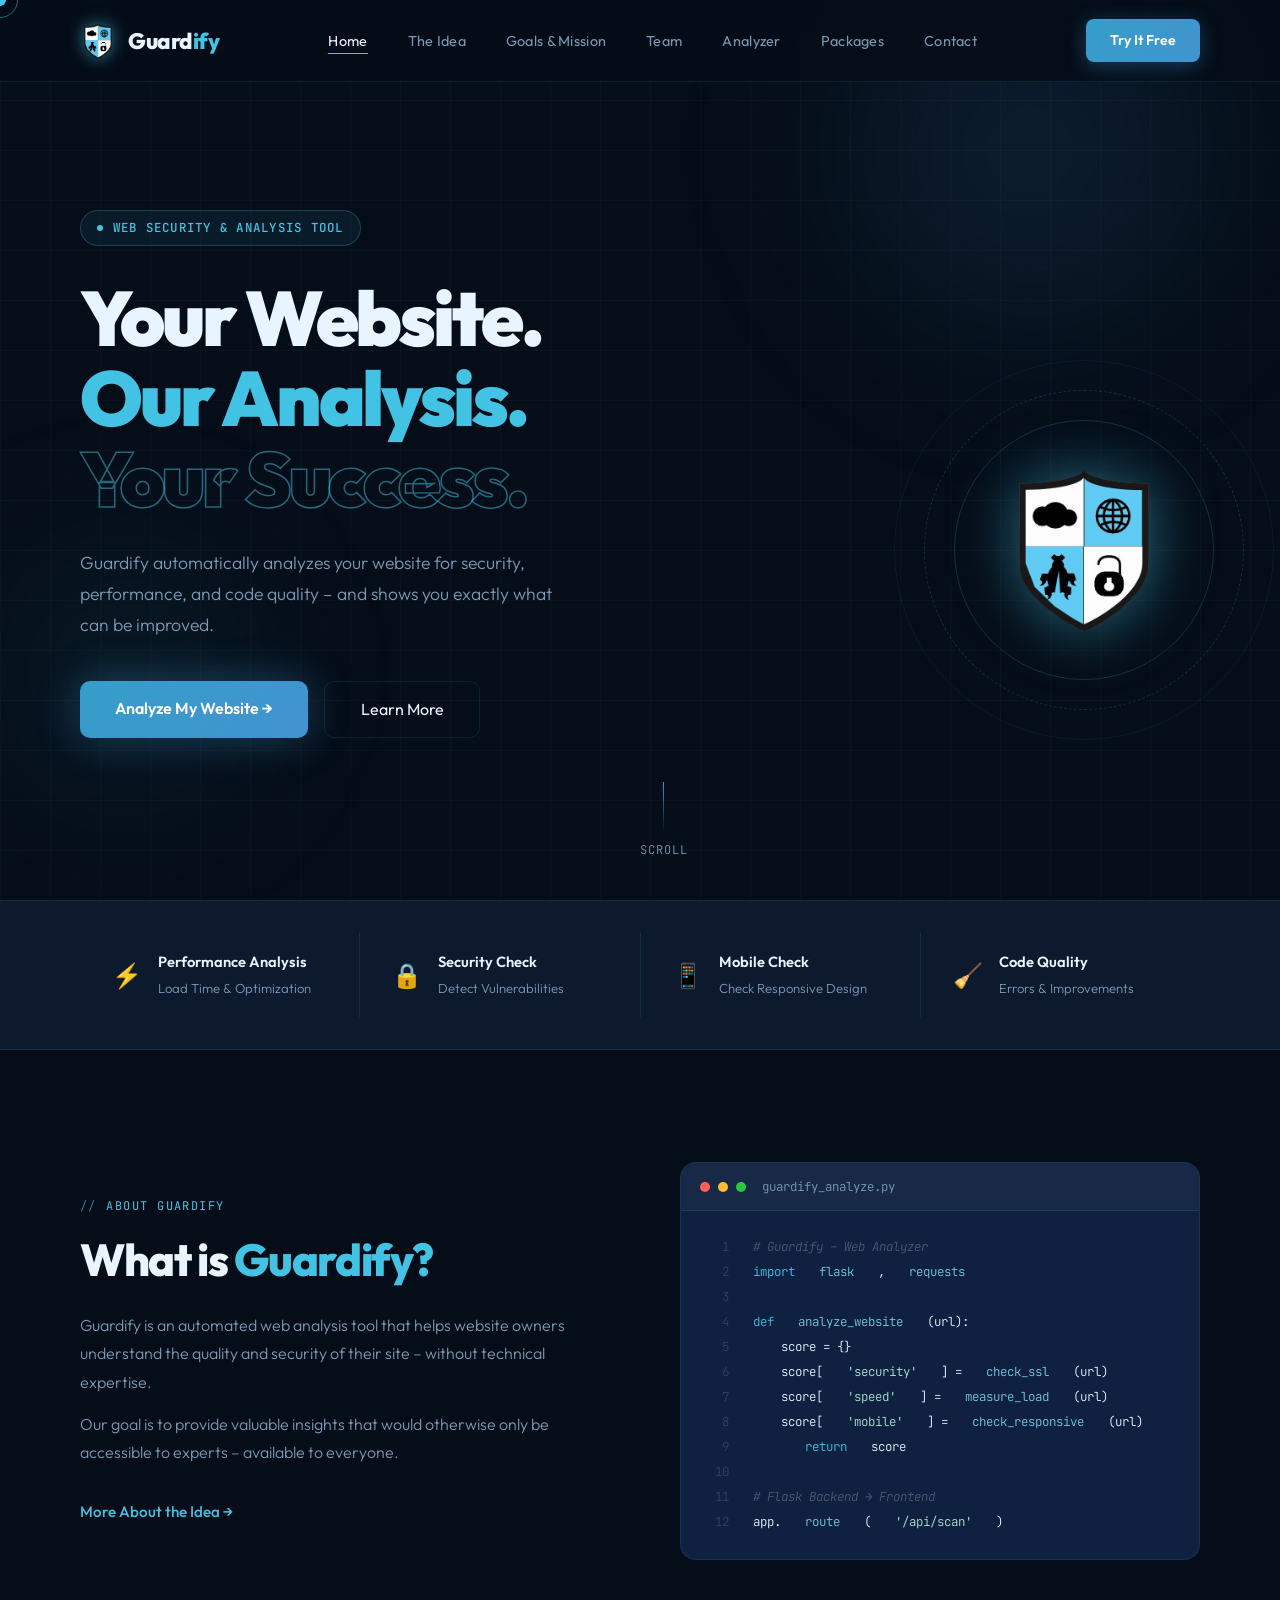
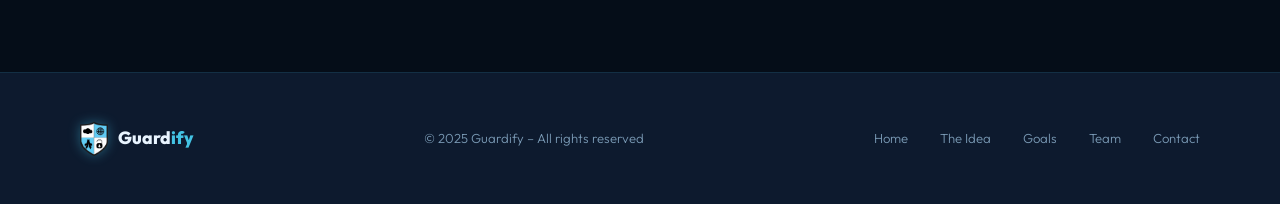
<file: Website/index.html>
<!DOCTYPE html>
<html lang="en">
<head>
  <meta charset="UTF-8">
  <meta name="viewport" content="width=device-width, initial-scale=1.0">
  <title>Guardify – Your Website. Our Analysis. Your Success.</title>
  <link rel="stylesheet" href="style.css">
  <style>
  .hero { min-height:100vh; position:relative; display:flex; flex-direction:column; justify-content:center; padding:8rem 5rem 5rem; overflow:hidden; }
  .hero-content { position:relative; z-index:1; max-width:750px; }
  .hero-badge { display:inline-flex; align-items:center; gap:.6rem; background:rgba(67,195,228,0.08); border:1px solid rgba(67,195,228,0.25); color:var(--c1); padding:.4rem 1rem; border-radius:100px; font-size:.78rem; letter-spacing:.1em; text-transform:uppercase; font-weight:500; font-family:'JetBrains Mono',monospace; margin-bottom:2rem; animation:fadeUp .9s ease both; }
  .badge-dot { width:6px; height:6px; border-radius:50%; background:var(--c1); animation:blink 2s ease infinite; }
  h1 { font-family:'Outfit',sans-serif; font-size:clamp(2.8rem,6vw,5.2rem); font-weight:900; line-height:1.05; letter-spacing:-.04em; animation:fadeUp .9s .08s ease both; }
  h1 .line3 { color:transparent; -webkit-text-stroke:1.5px rgba(67,195,228,0.5); }
  .hero-desc { margin-top:1.8rem; font-size:1.1rem; color:var(--muted); max-width:500px; line-height:1.75; animation:fadeUp .9s .16s ease both; }
  .hero-actions { display:flex; gap:1rem; margin-top:2.5rem; flex-wrap:wrap; animation:fadeUp .9s .24s ease both; }
  .hero-visual { position:absolute; right:6rem; top:50%; transform:translateY(-50%); z-index:1; animation:floatShield 6s ease-in-out infinite, fadeUp 1s .3s ease both; }
  .shield-wrap { position:relative; width:200px; height:200px; display:flex; align-items:center; justify-content:center; }
  .shield-ring { position:absolute; border-radius:50%; border:1px solid rgba(67,195,228,0.2); animation:spinRing 20s linear infinite; }
  .shield-ring:nth-child(1) { width:260px; height:260px; }
  .shield-ring:nth-child(2) { width:320px; height:320px; border-style:dashed; animation-direction:reverse; animation-duration:15s; }
  .shield-ring:nth-child(3) { width:380px; height:380px; border-color:rgba(66,147,208,0.1); }
  .shield-img { width:130px; position:relative; z-index:2; filter:drop-shadow(0 0 30px rgba(67,195,228,0.5)); }
  .scroll-hint { position:absolute; bottom:2.5rem; left:50%; transform:translateX(-50%); display:flex; flex-direction:column; align-items:center; gap:.5rem; color:var(--muted); font-size:.75rem; letter-spacing:.08em; text-transform:uppercase; font-family:'JetBrains Mono',monospace; animation:fadeUp 1s .5s ease both; }
  .scroll-line { width:1px; height:50px; background:linear-gradient(to bottom,var(--c4),transparent); animation:scrollLine 2s ease-in-out infinite; }
  .features-strip { background:var(--surface); border-top:1px solid var(--border); border-bottom:1px solid var(--border); padding:2rem 5rem; display:flex; }
  .feat-item { flex:1; display:flex; align-items:center; gap:1rem; padding:1rem 2rem; border-right:1px solid var(--border); }
  .feat-item:last-child { border-right:none; }
  .feat-icon { font-size:1.5rem; }
  .feat-text strong { display:block; font-weight:600; font-size:.92rem; }
  .feat-text span { color:var(--muted); font-size:.82rem; }
  .about-preview { padding:7rem 5rem; display:grid; grid-template-columns:1fr 1fr; gap:5rem; align-items:center; }
  .about-text { color:var(--muted); margin-top:1.5rem; line-height:1.8; }
  .about-link { display:inline-flex; align-items:center; gap:.5rem; color:var(--c1); text-decoration:none; margin-top:2rem; font-weight:500; font-size:.95rem; transition:gap .2s; }
  .about-link:hover { gap:.8rem; }
  .code-preview { background:var(--surface2); border:1px solid var(--border); border-radius:16px; overflow:hidden; }
  .code-bar { background:rgba(255,255,255,0.04); padding:.8rem 1.2rem; display:flex; gap:.5rem; align-items:center; border-bottom:1px solid var(--border); }
  .code-dot { width:10px; height:10px; border-radius:50%; }
  .code-dot:nth-child(1){background:#ff5f57} .code-dot:nth-child(2){background:#febc2e} .code-dot:nth-child(3){background:#28c840}
  .code-filename { color:var(--muted); font-size:.78rem; font-family:'JetBrains Mono',monospace; margin-left:.5rem; }
  .code-body { padding:1.5rem; font-family:'JetBrains Mono',monospace; font-size:.78rem; line-height:2; }
  .code-line { display:flex; gap:1.5rem; }
  .ln { color:rgba(255,255,255,0.15); min-width:1.5rem; text-align:right; }
  .kw{color:var(--c1)} .fn{color:var(--c2)} .str{color:#a8e6cf} .cm{color:rgba(255,255,255,0.25);font-style:italic}
  @media(max-width:900px){
     .hero{padding:8rem 1.5rem 5rem}
      .hero-visual{display:none} 
      .features-strip{flex-wrap:wrap;padding:0 1.5rem} 
      .feat-item{border-right:none;border-bottom:1px solid var(--border);flex:0 0 100%} 
      .about-preview{grid-template-columns:1fr;padding:4rem 1.5rem;gap:2rem} 
      }
</style>
</head>
<body>
  <div class="cursor" id="cursor"></div>
  <div class="cursor-ring" id="cursorRing"></div>
<nav>
  <a href="index.html" class="nav-logo">
    <img src="Guardify_Logo.png" alt="Guardify Logo">
    <span>Guard<em>ify</em></span>
  </a>
    <ul>
    <li><a href="index.html" class="active">Home</a></li>
    <li><a href="idea.html" >The Idea</a></li>
    <li><a href="goals.html" >Goals &amp; Mission</a></li>
    <li><a href="team.html" >Team</a></li>
    <li><a href="analyzer.html" >Analyzer</a></li>
    <li><a href="packages.html" >Packages</a></li>
    <li><a href="contact.html" >Contact</a></li>
  </ul>
  <a href="analyzer.html" class="nav-cta">Try It Free</a>
  <button class="hamburger" id="hamburger" aria-label="Open Menu">
    <span></span>
    <span></span>
    <span></span>
  </button>
</nav>
<div class="mobile-menu" id="mobileMenu">
    <a href="index.html" class="active">Home</a>
    <a href="idea.html">The Idea</a>
    <a href="goals.html">Goals &amp; Mission</a>
    <a href="team.html">Team</a>
    <a href="analyzer.html">Analyzer</a>
    <a href="packages.html">Packages</a>
    <a href="contact.html">Contact</a>
</div>

<section class="hero">
  <div class="hero-grid"></div>
  <div class="orb orb1"></div>
  <div class="orb orb2"></div>
  <div class="hero-content">
    <div class="hero-badge"><div class="badge-dot"></div> Web Security &amp; Analysis Tool</div>
    <h1>Your Website.<br><span class="accent">Our Analysis.</span><br><span class="line3">Your Success.</span></h1>
    <p class="hero-desc">Guardify automatically analyzes your website for security, performance, and code quality – and shows you exactly what can be improved.</p>
    <div class="hero-actions">
      <a href="analyzer.html" class="btn-main">Analyze My Website →</a>
      <a href="idea.html" class="btn-ghost">Learn More</a>
    </div>
  </div>
  <div class="hero-visual">
    <div class="shield-wrap">
      <div class="shield-ring"></div>
      <div class="shield-ring"></div>
      <div class="shield-ring"></div>
      <img src="Guardify_Logo.png" alt="Guardify Shield" class="shield-img">
    </div>
  </div>
  <div class="scroll-hint"><div class="scroll-line"></div>scroll</div>
</section>

<div class="features-strip">
  <div class="feat-item"><div class="feat-icon">⚡</div><div class="feat-text"><strong>Performance Analysis</strong><span>Load Time &amp; Optimization</span></div></div>
  <div class="feat-item"><div class="feat-icon">🔒</div><div class="feat-text"><strong>Security Check</strong><span>Detect Vulnerabilities</span></div></div>
  <div class="feat-item"><div class="feat-icon">📱</div><div class="feat-text"><strong>Mobile Check</strong><span>Check Responsive Design</span></div></div>
  <div class="feat-item"><div class="feat-icon">🧹</div><div class="feat-text"><strong>Code Quality</strong><span>Errors &amp; Improvements</span></div></div>
</div>

<div class="about-preview">
  <div class="reveal">
    <div class="section-label">About Guardify</div>
    <h2>What is <span class="accent">Guardify?</span></h2>
    <p class="about-text">Guardify is an automated web analysis tool that helps website owners understand the quality and security of their site – without technical expertise.</p>
    <p class="about-text" style="margin-top:.8rem">Our goal is to provide valuable insights that would otherwise only be accessible to experts – available to everyone.</p>
    <a href="idea.html" class="about-link">More About the Idea →</a>
  </div>
  <div class="code-preview reveal">
    <div class="code-bar">
      <div class="code-dot"></div><div class="code-dot"></div><div class="code-dot"></div>
      <span class="code-filename">guardify_analyze.py</span>
    </div>
    <div class="code-body">
      <div class="code-line"><span class="ln">1</span><span class="cm"># Guardify – Web Analyzer</span></div>
      <div class="code-line"><span class="ln">2</span><span class="kw">import</span> <span class="fn">flask</span>, <span class="fn">requests</span></div>
      <div class="code-line"><span class="ln">3</span></div>
      <div class="code-line"><span class="ln">4</span><span class="kw">def</span> <span class="fn">analyze_website</span>(url):</div>
      <div class="code-line"><span class="ln">5</span>&nbsp;&nbsp;&nbsp;&nbsp;score = {}</div>
      <div class="code-line"><span class="ln">6</span>&nbsp;&nbsp;&nbsp;&nbsp;score[<span class="str">'security'</span>] = <span class="fn">check_ssl</span>(url)</div>
      <div class="code-line"><span class="ln">7</span>&nbsp;&nbsp;&nbsp;&nbsp;score[<span class="str">'speed'</span>] = <span class="fn">measure_load</span>(url)</div>
      <div class="code-line"><span class="ln">8</span>&nbsp;&nbsp;&nbsp;&nbsp;score[<span class="str">'mobile'</span>] = <span class="fn">check_responsive</span>(url)</div>
      <div class="code-line"><span class="ln">9</span>&nbsp;&nbsp;&nbsp;&nbsp;<span class="kw">return</span> score</div>
      <div class="code-line"><span class="ln">10</span></div>
      <div class="code-line"><span class="ln">11</span><span class="cm"># Flask Backend → Frontend</span></div>
      <div class="code-line"><span class="ln">12</span>app.<span class="fn">route</span>(<span class="str">'/api/scan'</span>)</div>
    </div>
  </div>
</div>

<footer>
  <div class="footer-logo">
    <img src="Guardify_Logo.png" alt="Guardify Logo">
    <span>Guard<em>ify</em></span>
  </div>
  <div class="footer-copy">© 2025 Guardify – All rights reserved</div>
  <div class="footer-links">
    <a href="index.html">Home</a>
    <a href="idea.html">The Idea</a>
    <a href="goals.html">Goals</a>
    <a href="team.html">Team</a>
    <a href="contact.html">Contact</a>
  </div>
</footer>
  <script>
    const cursor = document.getElementById('cursor');
    const ring   = document.getElementById('cursorRing');
    let mx=0, my=0, rx=0, ry=0;
    document.addEventListener('mousemove', e => { mx=e.clientX; my=e.clientY; cursor.style.left=mx+'px'; cursor.style.top=my+'px'; });
    function animRing(){ rx+=(mx-rx)*.15; ry+=(my-ry)*.15; ring.style.left=rx+'px'; ring.style.top=ry+'px'; requestAnimationFrame(animRing); }
    animRing();
    const obs = new IntersectionObserver(entries => entries.forEach((e,i) => { if(e.isIntersecting) setTimeout(()=>e.target.classList.add('visible'), i*80); }), {threshold:.1});
    document.querySelectorAll('.reveal').forEach(el => obs.observe(el));

  // Hamburger Menu
  const hamburger = document.getElementById('hamburger');
  const mobileMenu = document.getElementById('mobileMenu');
  hamburger.addEventListener('click', () => {
    hamburger.classList.toggle('open');
    mobileMenu.classList.toggle('open');
  });
  // Close on link click
  mobileMenu.querySelectorAll('a').forEach(a => {
    a.addEventListener('click', () => {
      hamburger.classList.remove('open');
      mobileMenu.classList.remove('open');
    });
  });
  </script>
</body>
</html>
</file>
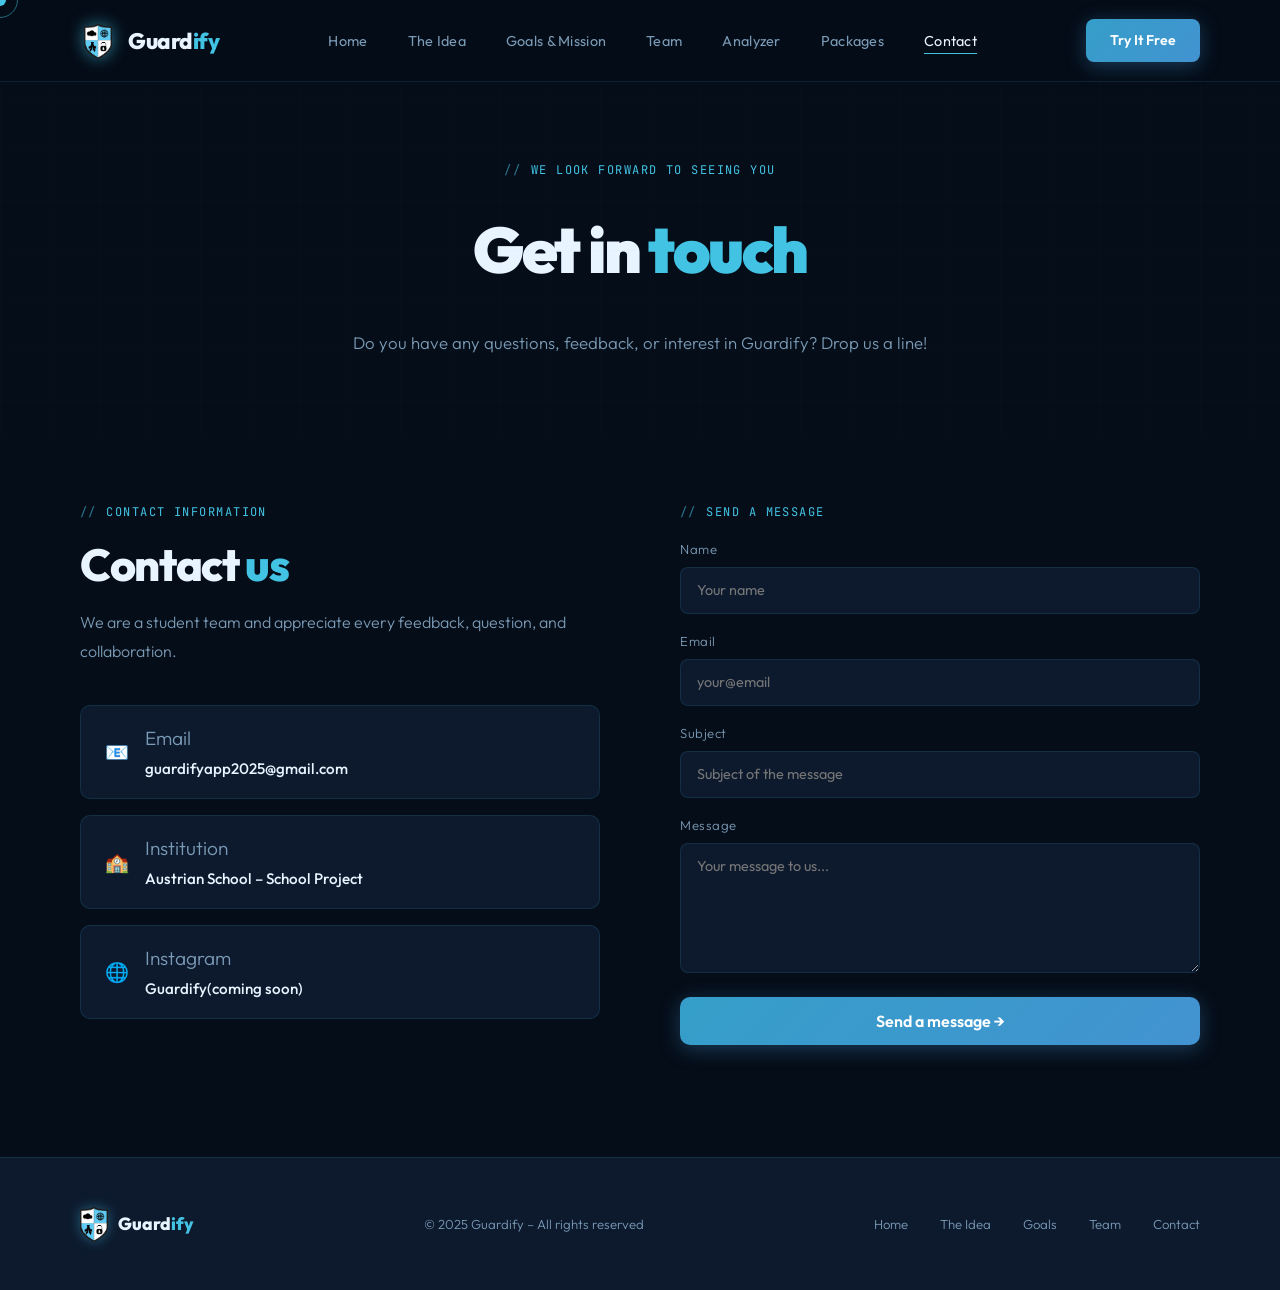
<file: Website/contact.html>
<!DOCTYPE html>
<html lang="en">
<head>
  <meta charset="UTF-8">
  <meta name="viewport" content="width=device-width, initial-scale=1.0">
  <title>Guardify – Contact</title>
  <link rel="stylesheet" href="style.css">
  
</head>
<body>
  <div class="cursor" id="cursor"></div>
  <div class="cursor-ring" id="cursorRing"></div>
<nav>
  <a href="index.html" class="nav-logo">
    <img src="Guardify_Logo.png" alt="Guardify Logo">
    <span>Guard<em>ify</em></span>
  </a>
    <ul>
    <li><a href="index.html" >Home</a></li>
    <li><a href="idea.html" >The Idea</a></li>
    <li><a href="goals.html" >Goals &amp; Mission</a></li>
    <li><a href="team.html" >Team</a></li>
    <li><a href="analyzer.html" >Analyzer</a></li>
    <li><a href="packages.html" >Packages</a></li>
    <li><a href="contact.html" class="active">Contact</a></li>
  </ul>
  <a href="analyzer.html" class="nav-cta">Try It Free</a>
  <button class="hamburger" id="hamburger" aria-label="Open Menu">
    <span></span>
    <span></span>
    <span></span>
  </button>
</nav>
<div class="mobile-menu" id="mobileMenu">
    <a href="index.html">Home</a>
    <a href="idea.html">The Idea</a>
    <a href="goals.html">Goals &amp; Mission</a>
    <a href="team.html">Team</a>
    <a href="analyzer.html">Analyzer</a>
    <a href="packages.html">Packages</a>
    <a href="contact.html" class="active">Contact</a>
</div>

<section class="page-hero">
  <div class="hero-grid" style="opacity:.5"></div>
  <div class="section-label" style="justify-content:center">We look forward to seeing you</div>
  <h1>Get in <span class="accent">touch</span></h1>
  <p>Do you have any questions, feedback, or interest in Guardify? Drop us a line!</p>
</section>
<div class="contact-layout">
  <div class="contact-info reveal">
    <div class="section-label">Contact Information</div>
    <h2>Contact <span class="accent">us</span></h2>
    <p>We are a student team and appreciate every feedback, question, and collaboration.</p>
    <div class="contact-items">
      <div class="contact-item"><span>📧</span><div><span class="ci-label">Email</span><span class="ci-val">guardifyapp2025@gmail.com</span></div></div>
      <div class="contact-item"><span>🏫</span><div><span class="ci-label">Institution</span><span class="ci-val">Austrian School – School Project</span></div></div>
      <div class="contact-item"><span>🌐</span><div><span class="ci-label">Instagram</span><span class="ci-val">Guardify(coming soon)</span></div></div>
    </div>
  </div>
  <div class="reveal">
    <div class="section-label"> Send a message</div>
    <div class="contact-form">
      <div class="form-group"><label>Name</label><input type="text" placeholder="Your name"></div>
      <div class="form-group"><label>Email</label><input type="email" placeholder="your@email"></div>
      <div class="form-group"><label>Subject</label><input type="text" placeholder="Subject of the message"></div>
      <div class="form-group"><label>Message</label><textarea placeholder="Your message to us..."></textarea></div>
      <button class="form-submit">Send a message →</button>
    </div>
  </div>
</div>

<footer>
  <div class="footer-logo">
    <img src="Guardify_Logo.png" alt="Guardify Logo">
    <span>Guard<em>ify</em></span>
  </div>
  <div class="footer-copy">© 2025 Guardify – All rights reserved</div>
  <div class="footer-links">
    <a href="index.html">Home</a>
    <a href="idea.html">The Idea</a>
    <a href="goals.html">Goals</a>
    <a href="team.html">Team</a>
    <a href="contact.html">Contact</a>
  </div>
</footer>
  <script>
    const cursor = document.getElementById('cursor');
    const ring   = document.getElementById('cursorRing');
    let mx=0, my=0, rx=0, ry=0;
    document.addEventListener('mousemove', e => { mx=e.clientX; my=e.clientY; cursor.style.left=mx+'px'; cursor.style.top=my+'px'; });
    function animRing(){ rx+=(mx-rx)*.15; ry+=(my-ry)*.15; ring.style.left=rx+'px'; ring.style.top=ry+'px'; requestAnimationFrame(animRing); }
    animRing();
    const obs = new IntersectionObserver(entries => entries.forEach((e,i) => { if(e.isIntersecting) setTimeout(()=>e.target.classList.add('visible'), i*80); }), {threshold:.1});
    document.querySelectorAll('.reveal').forEach(el => obs.observe(el));

  // Hamburger Menu
  const hamburger = document.getElementById('hamburger');
  const mobileMenu = document.getElementById('mobileMenu');
  hamburger.addEventListener('click', () => {
    hamburger.classList.toggle('open');
    mobileMenu.classList.toggle('open');
  });
  // Close on link click
  mobileMenu.querySelectorAll('a').forEach(a => {
    a.addEventListener('click', () => {
      hamburger.classList.remove('open');
      mobileMenu.classList.remove('open');
    });
  });
  </script>
</body>
</html>
</file>
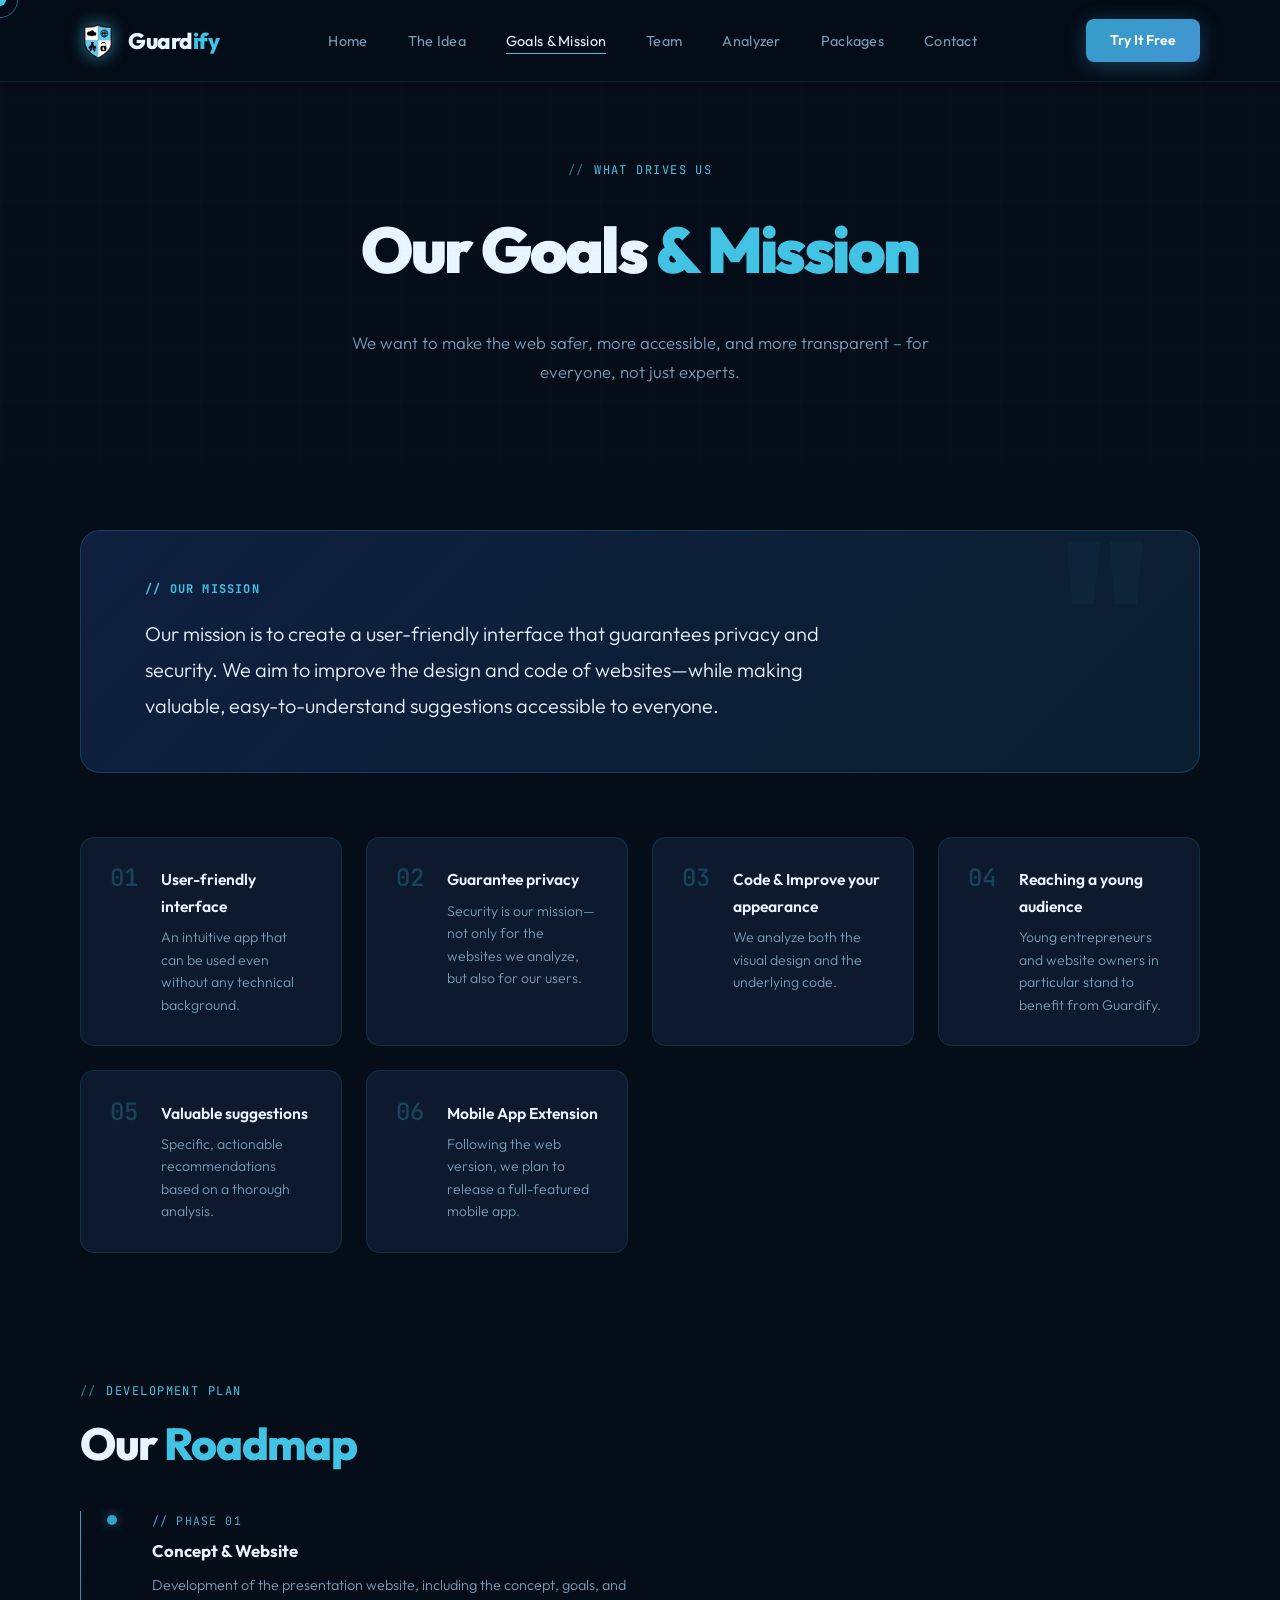
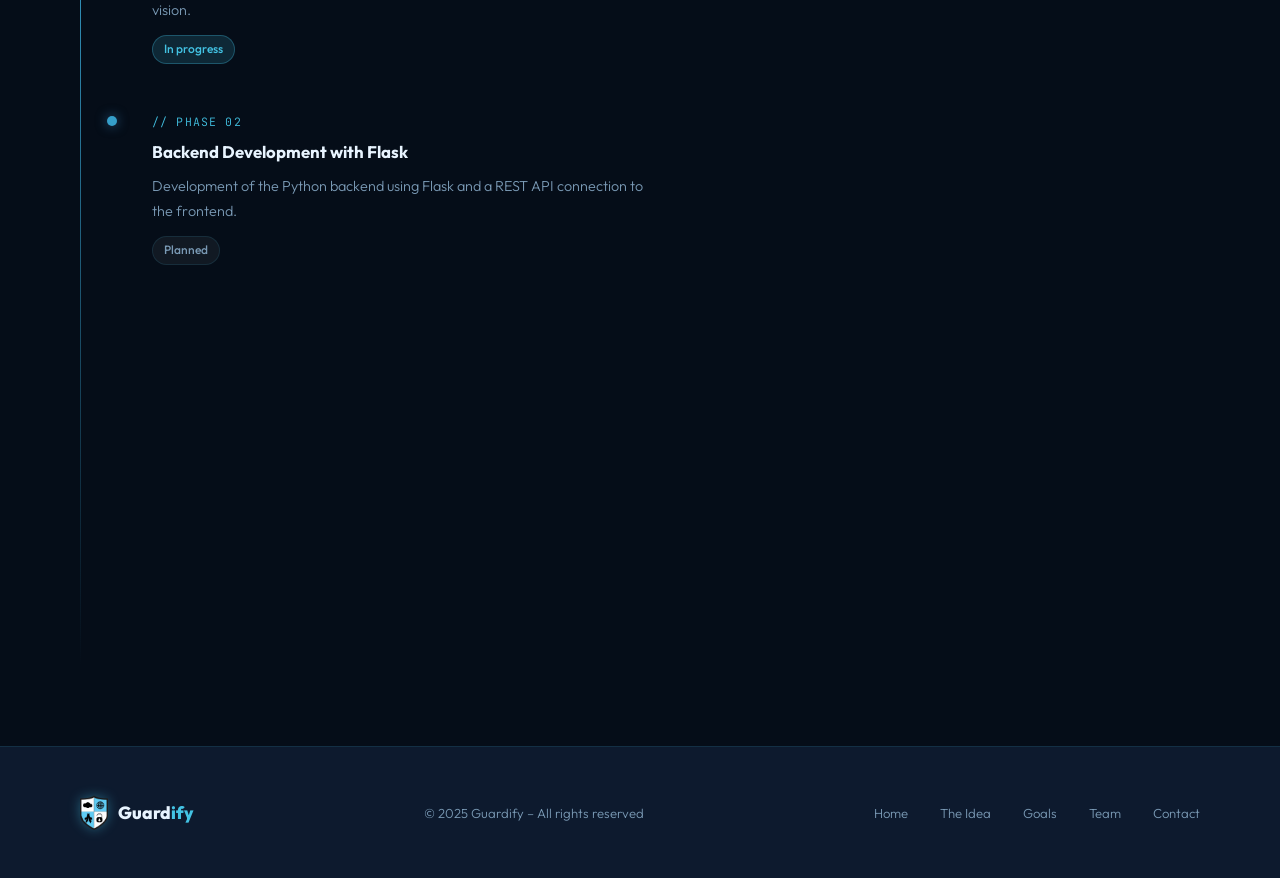
<file: Website/goals.html>
<!DOCTYPE html>
<html lang="en">
<head>
  <meta charset="UTF-8">
  <meta name="viewport" content="width=device-width, initial-scale=1.0">
  <title>Guardify – Goals & Mission</title>
  <link rel="stylesheet" href="style.css">
  
</head>
<body>
  <div class="cursor" id="cursor"></div>
  <div class="cursor-ring" id="cursorRing"></div>
<nav>
  <a href="index.html" class="nav-logo">
    <img src="Guardify_Logo.png" alt="Guardify Logo">
    <span>Guard<em>ify</em></span>
  </a>
    <ul>
    <li><a href="index.html" >Home</a></li>
    <li><a href="idea.html" >The Idea</a></li>
    <li><a href="goals.html" class="active">Goals &amp; Mission</a></li>
    <li><a href="team.html" >Team</a></li>
    <li><a href="analyzer.html" >Analyzer</a></li>
    <li><a href="packages.html" >Packages</a></li>
    <li><a href="contact.html" >Contact</a></li>
  </ul>
  <a href="analyzer.html" class="nav-cta">Try It Free</a>
  <button class="hamburger" id="hamburger" aria-label="Open Menu">
    <span></span>
    <span></span>
    <span></span>
  </button>
</nav>
<div class="mobile-menu" id="mobileMenu">
    <a href="index.html">Home</a>
    <a href="idea.html">The Idea</a>
    <a href="goals.html" class="active">Goals &amp; Mission</a>
    <a href="team.html">Team</a>
    <a href="analyzer.html">Analyzer</a>
    <a href="packages.html">Packages</a>
    <a href="contact.html">Contact</a>
</div>

<section class="page-hero">
  <div class="hero-grid" style="opacity:.5"></div>
  <div class="section-label" style="justify-content:center">What drives us</div>
  <h1>Our Goals <span class="accent">&amp; Mission</span></h1>
  <p>We want to make the web safer, more accessible, and more transparent – for everyone, not just experts.</p>
</section>
<div class="goals-layout">
  <div class="mission-box reveal">
    <h3>// Our Mission</h3>
    <p>Our mission is to create a user-friendly interface that guarantees privacy and security. We aim to improve the design and code of websites—while making valuable, easy-to-understand suggestions accessible to everyone.</p>
  </div>
  <div class="goals-grid">
    <div class="goal-item reveal"><div class="goal-num">01</div><div><h4>User-friendly interface</h4><p>An intuitive app that can be used even without any technical background.</p></div></div>
    <div class="goal-item reveal"><div class="goal-num">02</div><div><h4>Guarantee privacy</h4><p>Security is our mission—not only for the websites we analyze, but also for our users.</p></div></div>
    <div class="goal-item reveal"><div class="goal-num">03</div><div><h4>Code &amp; Improve your appearance</h4><p>We analyze both the visual design and the underlying code.</p></div></div>
    <div class="goal-item reveal"><div class="goal-num">04</div><div><h4>Reaching a young audience</h4><p>Young entrepreneurs and website owners in particular stand to benefit from Guardify.</p></div></div>
    <div class="goal-item reveal"><div class="goal-num">05</div><div><h4>Valuable suggestions</h4><p>Specific, actionable recommendations based on a thorough analysis.</p></div></div>
    <div class="goal-item reveal"><div class="goal-num">06</div><div><h4>Mobile App Extension</h4><p>Following the web version, we plan to release a full-featured mobile app.</p></div></div>
  </div>
</div>
<div class="roadmap">
  <div class="section-label">Development Plan</div>
  <h2>Our <span class="accent">Roadmap</span></h2>
  <div class="timeline">
    <div class="t-item reveal"><div class="t-phase">// Phase 01</div><h4>Concept &amp; Website</h4><p>Development of the presentation website, including the concept, goals, and vision.</p><span class="t-status active">In progress</span></div>
    <div class="t-item reveal"><div class="t-phase">// Phase 02</div><h4>Backend Development with Flask</h4><p>Development of the Python backend using Flask and a REST API connection to the frontend.</p><span class="t-status planned">Planned</span></div>
    <div class="t-item reveal"><div class="t-phase">// Phase 03</div><h4>Analysis Modules</h4><p>SSL Check, Performance Measurement, Mobile Testing, Code Quality.</p><span class="t-status planned">Planned</span></div>
    <div class="t-item reveal"><div class="t-phase">// Phase 04</div><h4>Mobile App</h4><p>Expansion into a full-featured mobile app for iOS and Android.</p><span class="t-status planned">Future</span></div>
  </div>
</div>

<footer>
  <div class="footer-logo">
    <img src="Guardify_Logo.png" alt="Guardify Logo">
    <span>Guard<em>ify</em></span>
  </div>
  <div class="footer-copy">© 2025 Guardify – All rights reserved</div>
  <div class="footer-links">
    <a href="index.html">Home</a>
    <a href="idea.html">The Idea</a>
    <a href="goals.html">Goals</a>
    <a href="team.html">Team</a>
    <a href="contact.html">Contact</a>
  </div>
</footer>
  <script>
    const cursor = document.getElementById('cursor');
    const ring   = document.getElementById('cursorRing');
    let mx=0, my=0, rx=0, ry=0;
    document.addEventListener('mousemove', e => { mx=e.clientX; my=e.clientY; cursor.style.left=mx+'px'; cursor.style.top=my+'px'; });
    function animRing(){ rx+=(mx-rx)*.15; ry+=(my-ry)*.15; ring.style.left=rx+'px'; ring.style.top=ry+'px'; requestAnimationFrame(animRing); }
    animRing();
    const obs = new IntersectionObserver(entries => entries.forEach((e,i) => { if(e.isIntersecting) setTimeout(()=>e.target.classList.add('visible'), i*80); }), {threshold:.1});
    document.querySelectorAll('.reveal').forEach(el => obs.observe(el));
  const hamburger = document.getElementById('hamburger');
  const mobileMenu = document.getElementById('mobileMenu');
  hamburger.addEventListener('click', () => {
    hamburger.classList.toggle('open');
    mobileMenu.classList.toggle('open');
  });
  mobileMenu.querySelectorAll('a').forEach(a => {
    a.addEventListener('click', () => {
      hamburger.classList.remove('open');
      mobileMenu.classList.remove('open');
    });
  });
  </script>
</body>
</html>
</file>
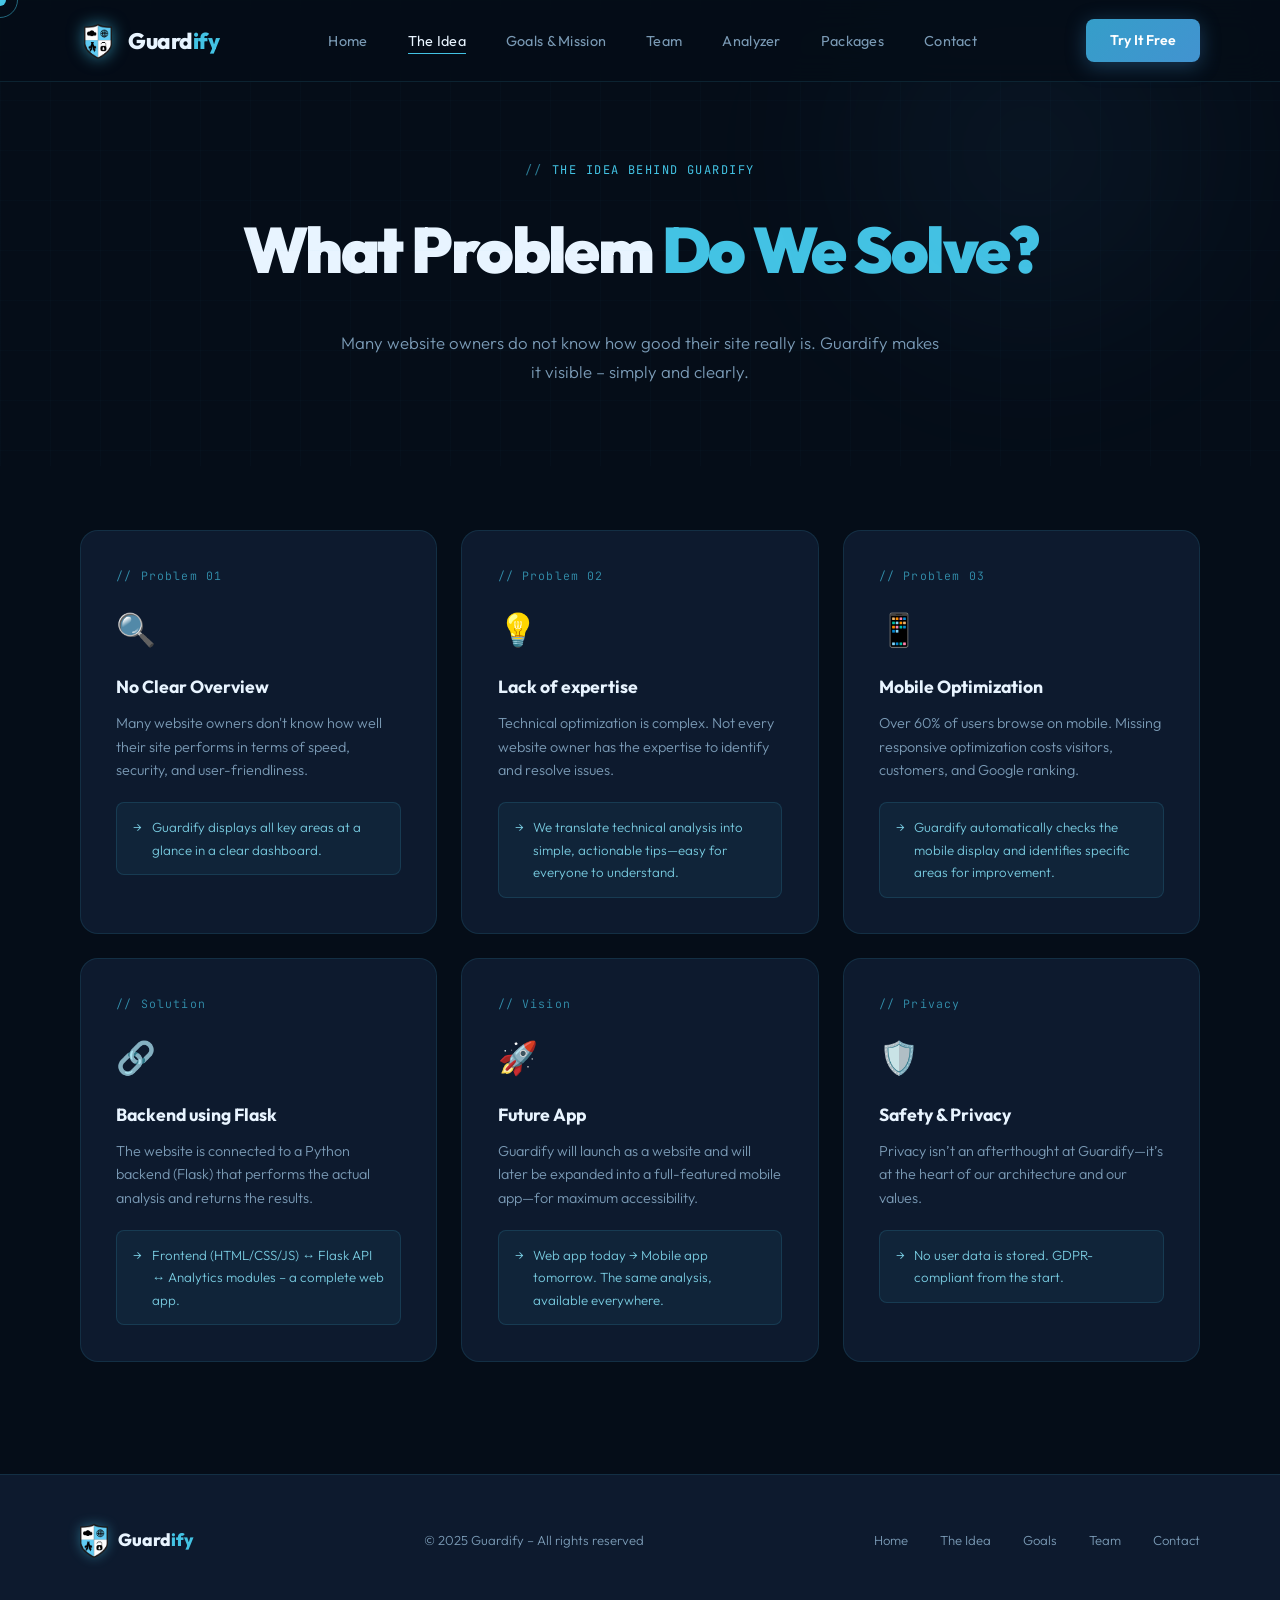
<file: Website/idea.html>
<!DOCTYPE html>
<html lang="en">
<head>
  <meta charset="UTF-8">
  <meta name="viewport" content="width=device-width, initial-scale=1.0">
  <title>Guardify – The Idea</title>
  <link rel="stylesheet" href="style.css">
  
</head>
<body>
  <div class="cursor" id="cursor"></div>
  <div class="cursor-ring" id="cursorRing"></div>
<nav>
  <a href="index.html" class="nav-logo">
    <img src="Guardify_Logo.png" alt="Guardify Logo">
    <span>Guard<em>ify</em></span>
  </a>
    <ul>
    <li><a href="index.html" >Home</a></li>
    <li><a href="idea.html" class="active">The Idea</a></li>
    <li><a href="goals.html" >Goals &amp; Mission</a></li>
    <li><a href="team.html" >Team</a></li>
    <li><a href="analyzer.html" >Analyzer</a></li>
    <li><a href="packages.html" >Packages</a></li>
    <li><a href="contact.html" >Contact</a></li>
  </ul>
  <a href="analyzer.html" class="nav-cta">Try It Free</a>
  <button class="hamburger" id="hamburger" aria-label="Open Menu">
    <span></span>
    <span></span>
    <span></span>
  </button>
</nav>
<div class="mobile-menu" id="mobileMenu">
    <a href="index.html">Home</a>
    <a href="idea.html" class="active">The Idea</a>
    <a href="goals.html">Goals &amp; Mission</a>
    <a href="team.html">Team</a>
    <a href="analyzer.html">Analyzer</a>
    <a href="packages.html">Packages</a>
    <a href="contact.html">Contact</a>
</div>

<section class="page-hero">
  <div class="hero-grid" style="opacity:.5"></div>
  <div class="orb orb1" style="opacity:.5"></div>
  <div class="section-label" style="justify-content:center">The Idea behind Guardify</div>
  <h1>What Problem <span class="accent">Do We Solve?</span></h1>
  <p>Many website owners do not know how good their site really is. Guardify makes it visible – simply and clearly.</p>
</section>
<div class="idea-grid">
  <div class="idea-card reveal">
    <div class="card-num">// Problem 01</div><div class="card-icon">🔍</div>
    <h3>No Clear Overview</h3>
    <p>Many website owners don't know how well their site performs in terms of speed, security, and user-friendliness.</p>
    <div class="card-solution">Guardify displays all key areas at a glance in a clear dashboard.</div>
  </div>
  <div class="idea-card reveal">
    <div class="card-num">// Problem 02</div><div class="card-icon">💡</div>
    <h3>Lack of expertise</h3>
    <p>Technical optimization is complex. Not every website owner has the expertise to identify and resolve issues.</p>
    <div class="card-solution">We translate technical analysis into simple, actionable tips—easy for everyone to understand.</div>
  </div>
  <div class="idea-card reveal">
    <div class="card-num">// Problem 03</div><div class="card-icon">📱</div>
    <h3>Mobile Optimization</h3>
    <p>Over 60% of users browse on mobile. Missing responsive optimization costs visitors, customers, and Google ranking.</p>
    <div class="card-solution">Guardify automatically checks the mobile display and identifies specific areas for improvement.</div>
  </div>
  <div class="idea-card reveal">
    <div class="card-num">// Solution</div><div class="card-icon">🔗</div>
    <h3>Backend using Flask</h3>
    <p>The website is connected to a Python backend (Flask) that performs the actual analysis and returns the results.</p>
    <div class="card-solution">Frontend (HTML/CSS/JS) ↔ Flask API ↔ Analytics modules – a complete web app.</div>
  </div>
  <div class="idea-card reveal">
    <div class="card-num">// Vision</div><div class="card-icon">🚀</div>
    <h3>Future App</h3>
    <p>Guardify will launch as a website and will later be expanded into a full-featured mobile app—for maximum accessibility.</p>
    <div class="card-solution">Web app today → Mobile app tomorrow. The same analysis, available everywhere.</div>
  </div>
  <div class="idea-card reveal">
    <div class="card-num">// Privacy</div><div class="card-icon">🛡️</div>
    <h3>Safety &amp; Privacy</h3>
    <p>Privacy isn’t an afterthought at Guardify—it’s at the heart of our architecture and our values.</p>
    <div class="card-solution">No user data is stored. GDPR-compliant from the start.</div>
  </div>
</div>

<footer>
  <div class="footer-logo">
   <img src="Guardify_Logo.png" alt="Guardify Logo">
    <span>Guard<em>ify</em></span>
  </div>
  <div class="footer-copy">© 2025 Guardify – All rights reserved</div>
  <div class="footer-links">
    <a href="index.html">Home</a>
    <a href="idea.html">The Idea</a>
    <a href="goals.html">Goals</a>
    <a href="team.html">Team</a>
    <a href="contact.html">Contact</a>
  </div>
</footer>
  <script>
    const cursor = document.getElementById('cursor');
    const ring   = document.getElementById('cursorRing');
    let mx=0, my=0, rx=0, ry=0;
    document.addEventListener('mousemove', e => { mx=e.clientX; my=e.clientY; cursor.style.left=mx+'px'; cursor.style.top=my+'px'; });
    function animRing(){ rx+=(mx-rx)*.15; ry+=(my-ry)*.15; ring.style.left=rx+'px'; ring.style.top=ry+'px'; requestAnimationFrame(animRing); }
    animRing();
    const obs = new IntersectionObserver(entries => entries.forEach((e,i) => { if(e.isIntersecting) setTimeout(()=>e.target.classList.add('visible'), i*80); }), {threshold:.1});
    document.querySelectorAll('.reveal').forEach(el => obs.observe(el));

  // Hamburger Menu
  const hamburger = document.getElementById('hamburger');
  const mobileMenu = document.getElementById('mobileMenu');
  hamburger.addEventListener('click', () => {
    hamburger.classList.toggle('open');
    mobileMenu.classList.toggle('open');
  });
  // Close on link click
  mobileMenu.querySelectorAll('a').forEach(a => {
    a.addEventListener('click', () => {
      hamburger.classList.remove('open');
      mobileMenu.classList.remove('open');
    });
  });
  </script>
</body>
</html>
</file>
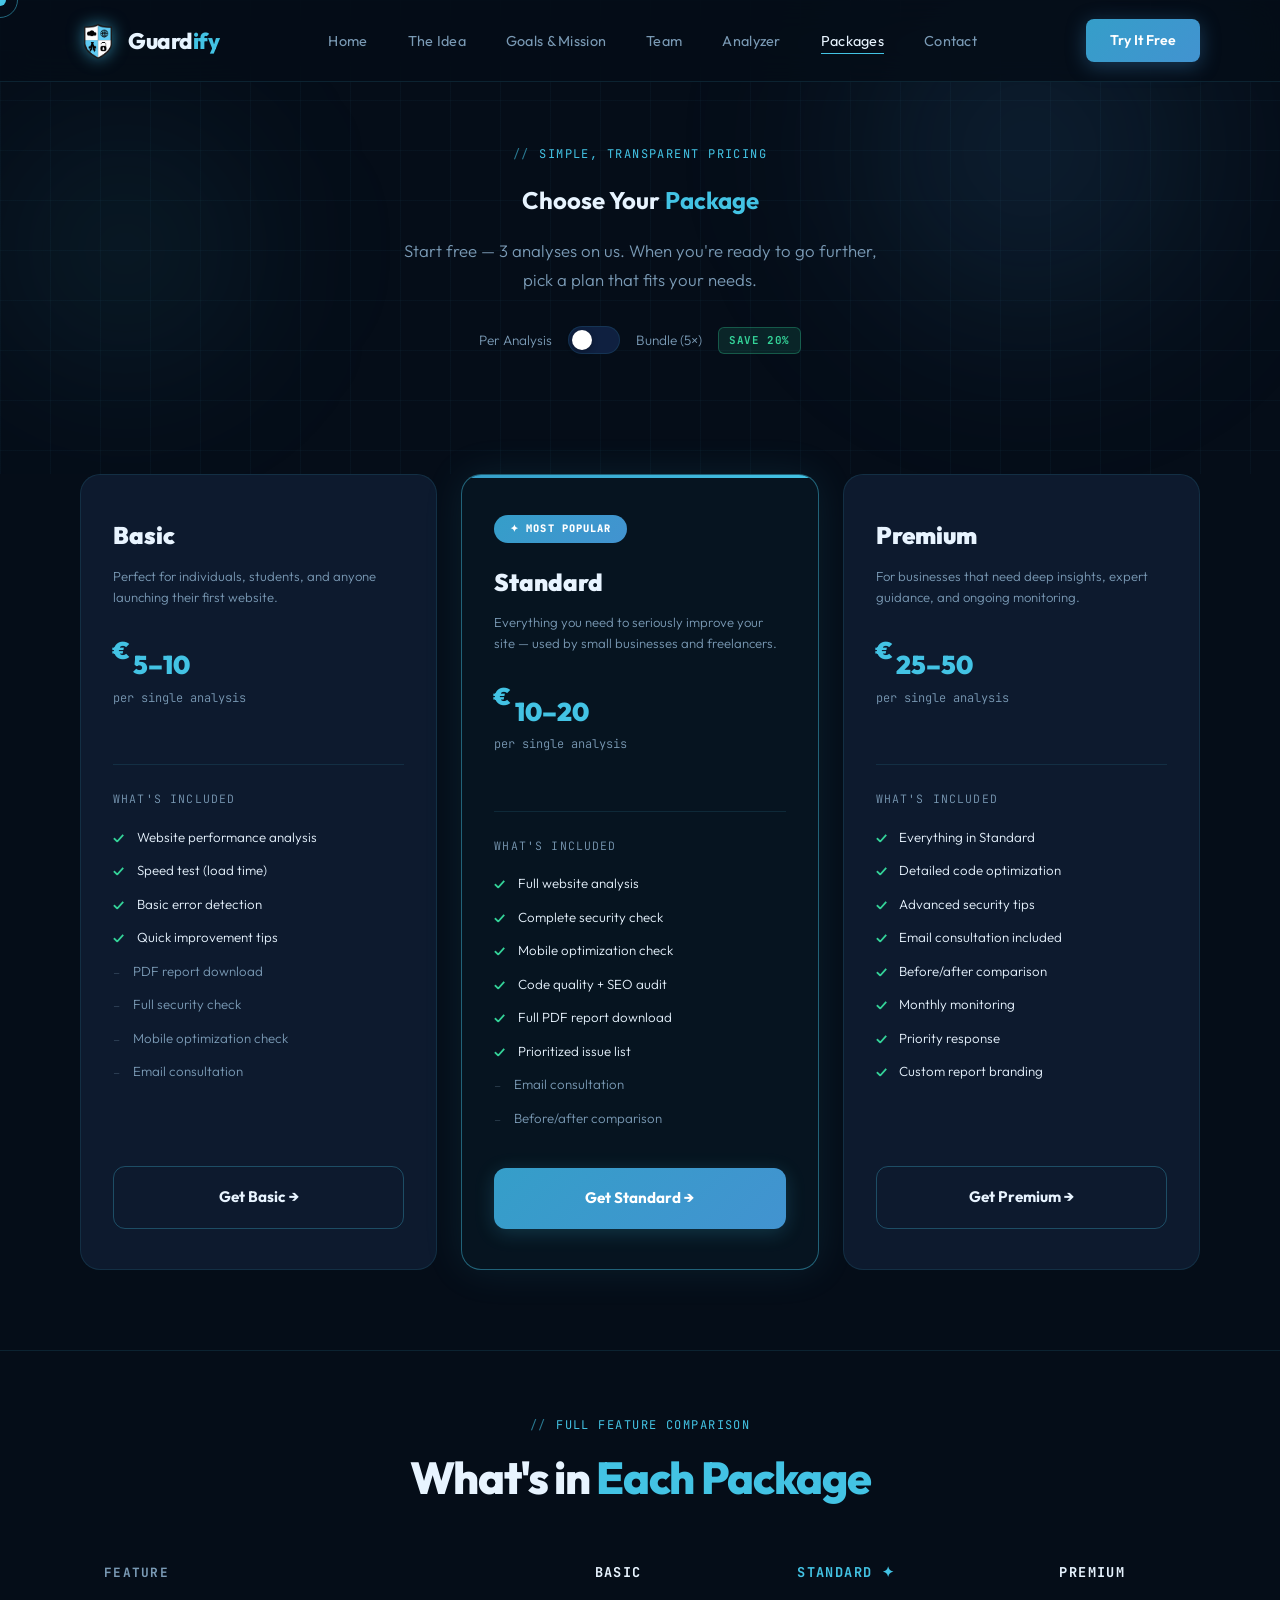
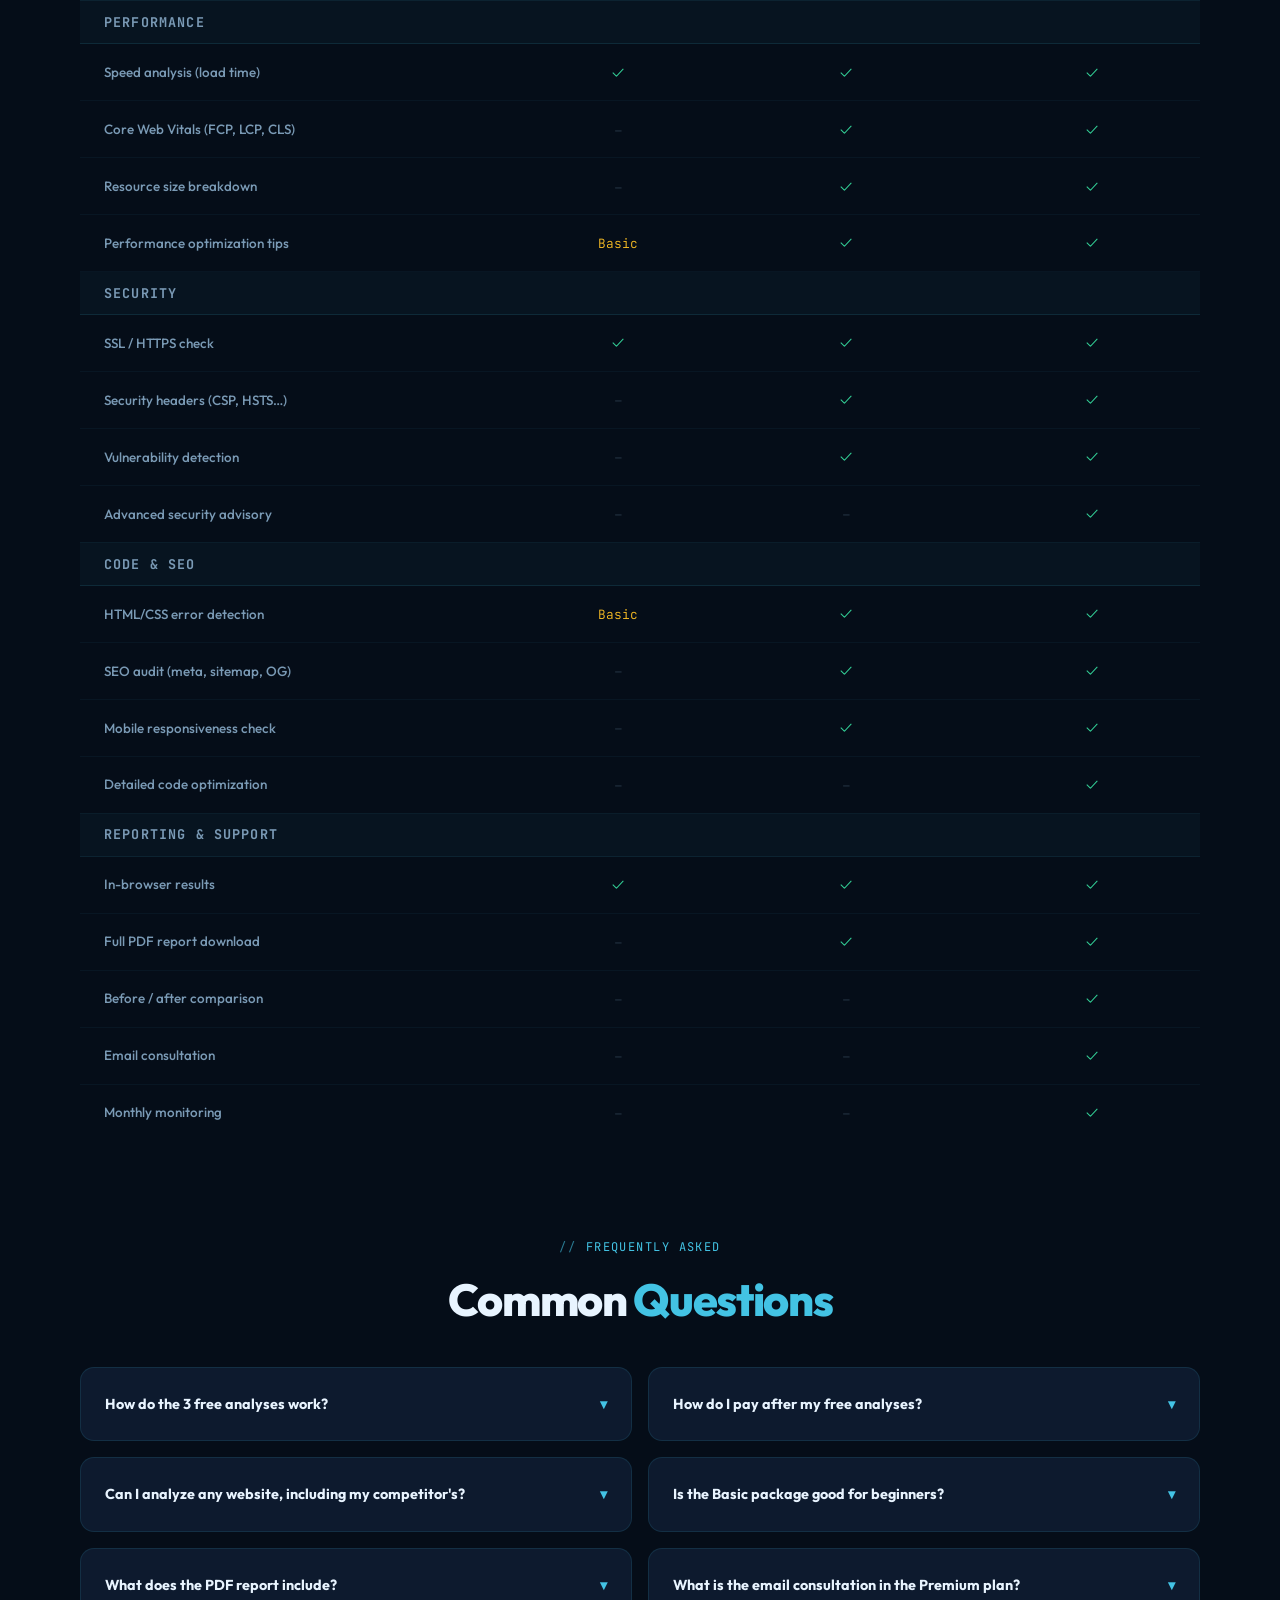
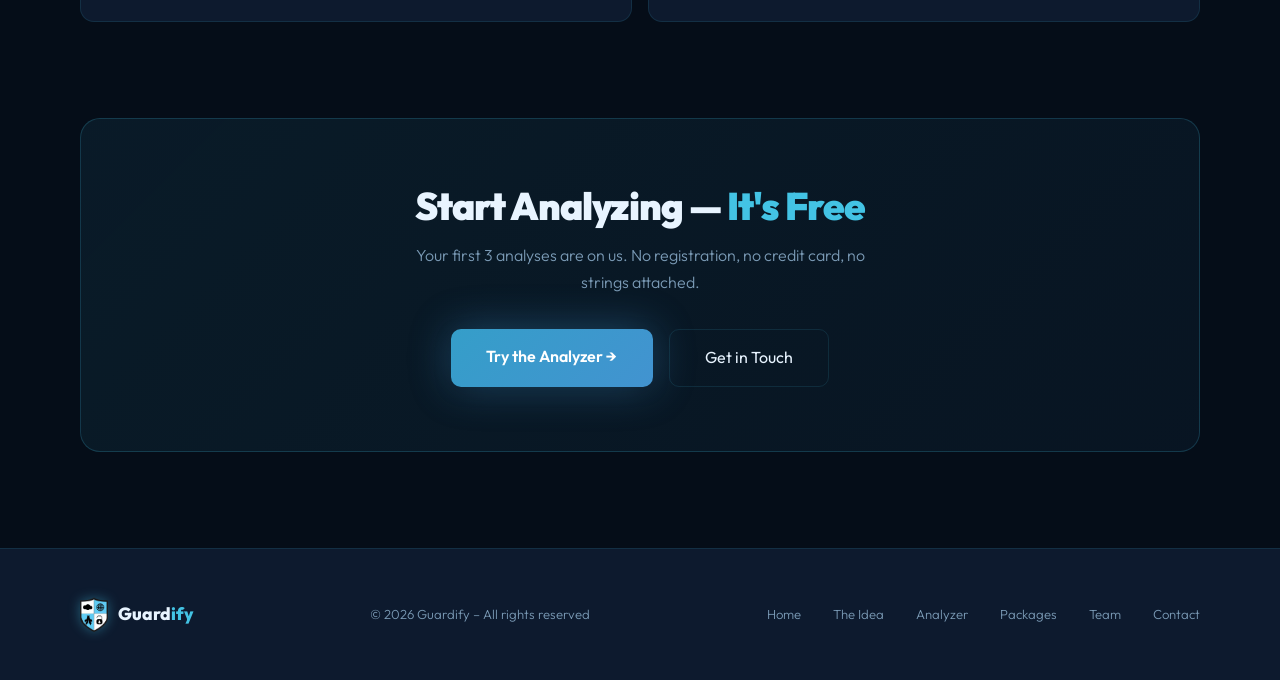
<file: Website/packages.html>
<!DOCTYPE html>
<html lang="en">
<head>
  <meta charset="UTF-8">
  <meta name="viewport" content="width=device-width, initial-scale=1.0">
  <title>Guardify – Packages & Pricing</title>
  <link rel="stylesheet" href="style.css">
  <style>
  /* ── PAGE HERO ── */
  .pkg-page-hero {
    min-height: 42vh;
    display: flex; flex-direction: column;
    align-items: center; justify-content: center;
    text-align: center;
    padding: 9rem 2rem 4rem;
    position: relative; overflow: hidden;
  }
  .pkg-page-hero h1 { animation: fadeUp .8s ease both; }
  .pkg-page-hero p { color:var(--muted); margin-top:1rem; font-size:1.05rem; max-width:500px; animation:fadeUp .8s .1s ease both; }

  /* ── PRICING TOGGLE ── */
  .toggle-wrap {
    display: flex; align-items: center; justify-content: center;
    gap: 1rem; margin: 2rem 0 3.5rem;
    font-size: .85rem; color: var(--muted);
    animation: fadeUp .8s .15s ease both;
  }
  .toggle-track {
    width: 52px; height: 28px; background: var(--surface2);
    border: 1px solid var(--border); border-radius: 100px;
    position: relative; cursor: pointer; transition: background .3s;
  }
  .toggle-track.on { background: linear-gradient(135deg,var(--c4),var(--c3)); border-color:transparent; }
  .toggle-thumb {
    position: absolute; top: 3px; left: 3px;
    width: 20px; height: 20px; border-radius: 50%;
    background: #fff; transition: left .3s;
    box-shadow: 0 2px 6px rgba(0,0,0,.3);
  }
  .toggle-track.on .toggle-thumb { left: 27px; }
  .save-badge {
    background: rgba(52,211,153,.12); border:1px solid rgba(52,211,153,.3);
    color:#34d399; font-size:.68rem; font-weight:700; padding:.2rem .6rem;
    border-radius:6px; letter-spacing:.06em; text-transform:uppercase;
    font-family:'JetBrains Mono',monospace;
  }

  /* ── MAIN PACKAGES ── */
  .packages-section { padding: 0 5rem 5rem; }
  .pkg-grid-main { display:grid; grid-template-columns:repeat(3,1fr); gap:1.5rem; }

  .pkg-card {
    background: var(--surface);
    border: 1px solid var(--border);
    border-radius: 20px; padding: 2.5rem 2rem;
    position: relative; overflow: hidden;
    transition: transform .25s, border-color .25s, box-shadow .25s;
    display: flex; flex-direction: column;
  }
  .pkg-card::before {
    content: ''; position: absolute; top:0; left:0; right:0; height:3px;
    background: linear-gradient(90deg, var(--c4), var(--c1));
    opacity: 0; transition: opacity .3s;
  }
  .pkg-card:hover { transform: translateY(-6px); border-color:rgba(67,195,228,.35); box-shadow:0 20px 50px rgba(0,0,0,.3); }
  .pkg-card:hover::before { opacity: 1; }
  .pkg-card.featured {
    border-color: rgba(67,195,228,.45);
    background: rgba(67,195,228,.04);
    box-shadow: 0 0 40px rgba(67,195,228,.1);
  }
  .pkg-card.featured::before { opacity: 1; }
  .featured-badge {
    display: inline-block; background: linear-gradient(135deg,var(--c4),var(--c3));
    color: #fff; font-size: .65rem; font-weight: 800;
    letter-spacing: .1em; text-transform: uppercase;
    padding: .3rem 1rem; border-radius: 100px;
    font-family: 'JetBrains Mono', monospace;
    margin-bottom: 1.2rem; align-self: flex-start;
  }
  .pkg-card-name { font-family:'Outfit',sans-serif; font-size:1.5rem; font-weight:900; margin-bottom:.6rem; }
  .pkg-card-desc { font-size:.82rem; color:var(--muted); margin-bottom:1.8rem; line-height:1.6; }
  .pkg-card-price {
    font-family:'Outfit',sans-serif; font-size:2.8rem; font-weight:900;
    color:var(--c1); line-height:1; margin-bottom:.4rem;
  }
  .pkg-card-price .currency { font-size:1.5rem; vertical-align:super; margin-right:.2rem; }
  .pkg-card-price .period { font-size:.9rem; color:var(--muted); font-weight:400; }
  .pkg-card-price .range { font-size:1.6rem; }
  .pkg-card-billing { font-size:.75rem; color:var(--muted); margin-bottom:2rem; font-family:'JetBrains Mono',monospace; }
  .pkg-divider { height:1px; background:var(--border); margin:1.5rem 0; }
  .pkg-features-label { font-size:.72rem; color:var(--muted); text-transform:uppercase; letter-spacing:.1em; font-family:'JetBrains Mono',monospace; margin-bottom:.8rem; }
  .pkg-feature {
    display: flex; align-items: flex-start; gap: .8rem;
    font-size: .83rem; color: var(--muted); padding: .4rem 0;
    line-height: 1.5;
  }
  .pkg-feature .fok { color:#34d399; font-weight:700; flex-shrink:0; margin-top:.05rem; }
  .pkg-feature .fno { color:rgba(122,154,181,.35); flex-shrink:0; margin-top:.05rem; }
  .pkg-feature.highlight { color:var(--text); }
  .pkg-cta {
    margin-top: auto; padding-top: 2rem;
  }
  .pkg-cta-btn {
    width: 100%; padding: 1.1rem;
    background: linear-gradient(135deg,var(--c4),var(--c3));
    border: none; border-radius: 12px; color:#fff;
    font-size: .95rem; font-weight: 700;
    font-family: 'Outfit',sans-serif; cursor: pointer;
    transition: all .2s;
    box-shadow: 0 4px 20px rgba(67,195,228,.2);
    text-decoration: none; display: block; text-align: center;
  }
  .pkg-cta-btn:hover { transform:translateY(-2px); box-shadow:0 8px 28px rgba(67,195,228,.4); }
  .pkg-cta-btn.outline {
    background: transparent;
    border: 1px solid rgba(67,195,228,.3);
    color: var(--text);
    box-shadow: none;
  }
  .pkg-cta-btn.outline:hover { background:rgba(67,195,228,.06); border-color:rgba(67,195,228,.5); box-shadow:none; }

  /* ── COMPARISON TABLE ── */
  .compare-section { padding: 4rem 5rem 6rem; border-top:1px solid var(--border); }
  .compare-table { width:100%; border-collapse:collapse; margin-top:2.5rem; }
  .compare-table th {
    padding: 1rem 1.5rem; text-align:left;
    font-size:.8rem; font-family:'JetBrains Mono',monospace;
    text-transform:uppercase; letter-spacing:.1em; color:var(--muted);
    border-bottom: 1px solid var(--border);
  }
  .compare-table th.pkg-col { text-align:center; color:var(--text); font-size:.85rem; }
  .compare-table td {
    padding: .9rem 1.5rem; font-size:.84rem;
    border-bottom: 1px solid rgba(67,195,228,.05);
    color: var(--muted);
  }
  .compare-table td.pkg-col { text-align:center; }
  .compare-table tr:hover td { background:rgba(67,195,228,.03); }
  .compare-table tr:last-child td { border-bottom:none; }
  .check-yes { color:#34d399; font-size:1rem; }
  .check-no { color:rgba(122,154,181,.3); font-size:1rem; }
  .check-partial { color:#fbbf24; font-size:.8rem; font-family:'JetBrains Mono',monospace; }
  .feature-name { color:var(--text); font-weight:500; }
  .feature-cat {
    background: rgba(67,195,228,.04);
    color: var(--c1); font-size:.72rem;
    font-family:'JetBrains Mono',monospace;
    text-transform:uppercase; letter-spacing:.1em;
    font-weight:700;
  }
  .feature-cat td { padding:.6rem 1.5rem; border-bottom:1px solid var(--border); }

  /* ── FAQ ── */
  .faq-section { padding: 0 5rem 6rem; }
  .faq-grid { display:grid; grid-template-columns:1fr 1fr; gap:1rem; margin-top:2.5rem; }
  .faq-item {
    background:var(--surface); border:1px solid var(--border);
    border-radius:14px; padding:1.5rem; cursor:pointer;
    transition:border-color .2s;
  }
  .faq-item:hover { border-color:rgba(67,195,228,.3); }
  .faq-q { font-weight:700; font-size:.9rem; display:flex; justify-content:space-between; align-items:center; gap:1rem; }
  .faq-arrow { color:var(--c1); transition:transform .3s; flex-shrink:0; }
  .faq-item.open .faq-arrow { transform:rotate(180deg); }
  .faq-a { font-size:.83rem; color:var(--muted); margin-top:.8rem; line-height:1.7; display:none; }
  .faq-item.open .faq-a { display:block; animation:fadeUp .3s ease both; }

  /* ── CTA BANNER ── */
  .cta-banner {
    margin: 0 5rem 6rem;
    background: linear-gradient(135deg,rgba(67,195,228,.08),rgba(66,147,208,.06));
    border:1px solid rgba(67,195,228,.2);
    border-radius:20px; padding:4rem 3rem;
    text-align:center; position:relative; overflow:hidden;
  }
  .cta-banner h2 { font-family:'Outfit',sans-serif; font-size:clamp(1.6rem,3vw,2.4rem); font-weight:900; letter-spacing:-.03em; margin-bottom:.8rem; }
  .cta-banner p { color:var(--muted); max-width:480px; margin:0 auto 2rem; }
  .cta-actions { display:flex; gap:1rem; justify-content:center; flex-wrap:wrap; }

  /* Responsive */
  @media(max-width:1000px){
    .packages-section, .compare-section, .faq-section, .cta-banner { padding-left:2rem; padding-right:2rem; }
    .pkg-grid-main { grid-template-columns:1fr; max-width:480px; margin:0 auto; }
    .compare-section { overflow-x:auto; }
    .faq-grid { grid-template-columns:1fr; }
    .cta-banner { margin:0 2rem 4rem; }
  }
  @media(max-width:600px){
    .pkg-page-hero { padding:8rem 1.5rem 3rem; }
  }
  </style>
</head>
<body>
  <div class="cursor" id="cursor"></div>
  <div class="cursor-ring" id="cursorRing"></div>

  <nav>
    <a href="index.html" class="nav-logo">
      <img src="Guardify_Logo.png" alt="Guardify Logo">
      <span>Guard<em>ify</em></span>
    </a>
    <ul>
      <li><a href="index.html" >Home</a></li>
      <li><a href="idea.html" >The Idea</a></li>
      <li><a href="goals.html" >Goals &amp; Mission</a></li>
      <li><a href="team.html" >Team</a></li>
      <li><a href="analyzer.html" >Analyzer</a></li>
      <li><a href="packages.html" class="active">Packages</a></li>
      <li><a href="contact.html" >Contact</a></li>
    </ul>
    <a href="analyzer.html" class="nav-cta">Try It Free</a>
    <button class="hamburger" id="hamburger" aria-label="Open Menu">
      <span></span><span></span><span></span>
    </button>
  </nav>
  <div class="mobile-menu" id="mobileMenu">
    <a href="index.html">Home</a>
    <a href="idea.html">The Idea</a>
    <a href="goals.html">Goals &amp; Mission</a>
    <a href="team.html">Team</a>
    <a href="analyzer.html">Analyzer</a>
    <a href="packages.html" class="active">Packages</a>
    <a href="contact.html">Contact</a>
  </div>

  <!-- HERO -->
  <section class="pkg-page-hero">
    <div class="hero-grid"></div>
    <div class="orb orb1"></div>
    <div class="orb orb2"></div>
    <div class="section-label" style="justify-content:center; animation:fadeUp .7s ease both;">Simple, transparent pricing</div>
    <h1>Choose Your <span class="accent">Package</span></h1>
    <p>Start free — 3 analyses on us. When you're ready to go further, pick a plan that fits your needs.</p>
    <!-- Toggle: per-analysis vs bundle -->
    <div class="toggle-wrap">
      <span>Per Analysis</span>
      <div class="toggle-track" id="billingToggle" onclick="toggleBilling()">
        <div class="toggle-thumb"></div>
      </div>
      <span>Bundle (5×)</span>
      <span class="save-badge">Save 20%</span>
    </div>
  </section>

  <!-- PACKAGES -->
  <div class="packages-section">
    <div class="pkg-grid-main">

      <!-- BASIC -->
      <div class="pkg-card reveal">
        <div class="pkg-card-name">Basic</div>
        <div class="pkg-card-desc">Perfect for individuals, students, and anyone launching their first website.</div>
        <div class="pkg-card-price">
          <span class="currency">€</span><span class="range" id="price-basic">5–10</span>
        </div>
        <div class="pkg-card-billing" id="billing-basic">per single analysis</div>
        <div class="pkg-divider"></div>
        <div class="pkg-features-label">What's included</div>
        <div class="pkg-feature highlight"><span class="fok">✓</span>Website performance analysis</div>
        <div class="pkg-feature highlight"><span class="fok">✓</span>Speed test (load time)</div>
        <div class="pkg-feature highlight"><span class="fok">✓</span>Basic error detection</div>
        <div class="pkg-feature highlight"><span class="fok">✓</span>Quick improvement tips</div>
        <div class="pkg-feature"><span class="fno">–</span>PDF report download</div>
        <div class="pkg-feature"><span class="fno">–</span>Full security check</div>
        <div class="pkg-feature"><span class="fno">–</span>Mobile optimization check</div>
        <div class="pkg-feature"><span class="fno">–</span>Email consultation</div>
        <div class="pkg-cta">
          <a href="contact.html" class="pkg-cta-btn outline">Get Basic →</a>
        </div>
      </div>

      <!-- STANDARD (featured) -->
      <div class="pkg-card featured reveal">
        <div class="featured-badge">✦ Most Popular</div>
        <div class="pkg-card-name">Standard</div>
        <div class="pkg-card-desc">Everything you need to seriously improve your site — used by small businesses and freelancers.</div>
        <div class="pkg-card-price">
          <span class="currency">€</span><span class="range" id="price-standard">10–20</span>
        </div>
        <div class="pkg-card-billing" id="billing-standard">per single analysis</div>
        <div class="pkg-divider"></div>
        <div class="pkg-features-label">What's included</div>
        <div class="pkg-feature highlight"><span class="fok">✓</span>Full website analysis</div>
        <div class="pkg-feature highlight"><span class="fok">✓</span>Complete security check</div>
        <div class="pkg-feature highlight"><span class="fok">✓</span>Mobile optimization check</div>
        <div class="pkg-feature highlight"><span class="fok">✓</span>Code quality + SEO audit</div>
        <div class="pkg-feature highlight"><span class="fok">✓</span>Full PDF report download</div>
        <div class="pkg-feature highlight"><span class="fok">✓</span>Prioritized issue list</div>
        <div class="pkg-feature"><span class="fno">–</span>Email consultation</div>
        <div class="pkg-feature"><span class="fno">–</span>Before/after comparison</div>
        <div class="pkg-cta">
          <a href="contact.html" class="pkg-cta-btn">Get Standard →</a>
        </div>
      </div>

      <!-- PREMIUM -->
      <div class="pkg-card reveal">
        <div class="pkg-card-name">Premium</div>
        <div class="pkg-card-desc">For businesses that need deep insights, expert guidance, and ongoing monitoring.</div>
        <div class="pkg-card-price">
          <span class="currency">€</span><span class="range" id="price-premium">25–50</span>
        </div>
        <div class="pkg-card-billing" id="billing-premium">per single analysis</div>
        <div class="pkg-divider"></div>
        <div class="pkg-features-label">What's included</div>
        <div class="pkg-feature highlight"><span class="fok">✓</span>Everything in Standard</div>
        <div class="pkg-feature highlight"><span class="fok">✓</span>Detailed code optimization</div>
        <div class="pkg-feature highlight"><span class="fok">✓</span>Advanced security tips</div>
        <div class="pkg-feature highlight"><span class="fok">✓</span>Email consultation included</div>
        <div class="pkg-feature highlight"><span class="fok">✓</span>Before/after comparison</div>
        <div class="pkg-feature highlight"><span class="fok">✓</span>Monthly monitoring</div>
        <div class="pkg-feature highlight"><span class="fok">✓</span>Priority response</div>
        <div class="pkg-feature highlight"><span class="fok">✓</span>Custom report branding</div>
        <div class="pkg-cta">
          <a href="contact.html" class="pkg-cta-btn outline">Get Premium →</a>
        </div>
      </div>

    </div>
  </div>

  <!-- COMPARISON TABLE -->
  <section class="compare-section reveal">
    <div style="text-align:center">
      <div class="section-label" style="justify-content:center">Full feature comparison</div>
      <h2>What's in <span class="accent">Each Package</span></h2>
    </div>
    <table class="compare-table">
      <thead>
        <tr>
          <th style="width:40%">Feature</th>
          <th class="pkg-col">Basic</th>
          <th class="pkg-col" style="color:var(--c1)">Standard ✦</th>
          <th class="pkg-col">Premium</th>
        </tr>
      </thead>
      <tbody>
        <tr class="feature-cat"><td colspan="4">Performance</td></tr>
        <tr><td class="feature-name">Speed analysis (load time)</td><td class="pkg-col"><span class="check-yes">✓</span></td><td class="pkg-col"><span class="check-yes">✓</span></td><td class="pkg-col"><span class="check-yes">✓</span></td></tr>
        <tr><td class="feature-name">Core Web Vitals (FCP, LCP, CLS)</td><td class="pkg-col"><span class="check-no">–</span></td><td class="pkg-col"><span class="check-yes">✓</span></td><td class="pkg-col"><span class="check-yes">✓</span></td></tr>
        <tr><td class="feature-name">Resource size breakdown</td><td class="pkg-col"><span class="check-no">–</span></td><td class="pkg-col"><span class="check-yes">✓</span></td><td class="pkg-col"><span class="check-yes">✓</span></td></tr>
        <tr><td class="feature-name">Performance optimization tips</td><td class="pkg-col"><span class="check-partial">Basic</span></td><td class="pkg-col"><span class="check-yes">✓</span></td><td class="pkg-col"><span class="check-yes">✓</span></td></tr>
        <tr class="feature-cat"><td colspan="4">Security</td></tr>
        <tr><td class="feature-name">SSL / HTTPS check</td><td class="pkg-col"><span class="check-yes">✓</span></td><td class="pkg-col"><span class="check-yes">✓</span></td><td class="pkg-col"><span class="check-yes">✓</span></td></tr>
        <tr><td class="feature-name">Security headers (CSP, HSTS…)</td><td class="pkg-col"><span class="check-no">–</span></td><td class="pkg-col"><span class="check-yes">✓</span></td><td class="pkg-col"><span class="check-yes">✓</span></td></tr>
        <tr><td class="feature-name">Vulnerability detection</td><td class="pkg-col"><span class="check-no">–</span></td><td class="pkg-col"><span class="check-yes">✓</span></td><td class="pkg-col"><span class="check-yes">✓</span></td></tr>
        <tr><td class="feature-name">Advanced security advisory</td><td class="pkg-col"><span class="check-no">–</span></td><td class="pkg-col"><span class="check-no">–</span></td><td class="pkg-col"><span class="check-yes">✓</span></td></tr>
        <tr class="feature-cat"><td colspan="4">Code & SEO</td></tr>
        <tr><td class="feature-name">HTML/CSS error detection</td><td class="pkg-col"><span class="check-partial">Basic</span></td><td class="pkg-col"><span class="check-yes">✓</span></td><td class="pkg-col"><span class="check-yes">✓</span></td></tr>
        <tr><td class="feature-name">SEO audit (meta, sitemap, OG)</td><td class="pkg-col"><span class="check-no">–</span></td><td class="pkg-col"><span class="check-yes">✓</span></td><td class="pkg-col"><span class="check-yes">✓</span></td></tr>
        <tr><td class="feature-name">Mobile responsiveness check</td><td class="pkg-col"><span class="check-no">–</span></td><td class="pkg-col"><span class="check-yes">✓</span></td><td class="pkg-col"><span class="check-yes">✓</span></td></tr>
        <tr><td class="feature-name">Detailed code optimization</td><td class="pkg-col"><span class="check-no">–</span></td><td class="pkg-col"><span class="check-no">–</span></td><td class="pkg-col"><span class="check-yes">✓</span></td></tr>
        <tr class="feature-cat"><td colspan="4">Reporting & Support</td></tr>
        <tr><td class="feature-name">In-browser results</td><td class="pkg-col"><span class="check-yes">✓</span></td><td class="pkg-col"><span class="check-yes">✓</span></td><td class="pkg-col"><span class="check-yes">✓</span></td></tr>
        <tr><td class="feature-name">Full PDF report download</td><td class="pkg-col"><span class="check-no">–</span></td><td class="pkg-col"><span class="check-yes">✓</span></td><td class="pkg-col"><span class="check-yes">✓</span></td></tr>
        <tr><td class="feature-name">Before / after comparison</td><td class="pkg-col"><span class="check-no">–</span></td><td class="pkg-col"><span class="check-no">–</span></td><td class="pkg-col"><span class="check-yes">✓</span></td></tr>
        <tr><td class="feature-name">Email consultation</td><td class="pkg-col"><span class="check-no">–</span></td><td class="pkg-col"><span class="check-no">–</span></td><td class="pkg-col"><span class="check-yes">✓</span></td></tr>
        <tr><td class="feature-name">Monthly monitoring</td><td class="pkg-col"><span class="check-no">–</span></td><td class="pkg-col"><span class="check-no">–</span></td><td class="pkg-col"><span class="check-yes">✓</span></td></tr>
      </tbody>
    </table>
  </section>

  <!-- FAQ -->
  <section class="faq-section">
    <div style="text-align:center">
      <div class="section-label" style="justify-content:center">Frequently asked</div>
      <h2>Common <span class="accent">Questions</span></h2>
    </div>
    <div class="faq-grid">
      <div class="faq-item reveal" onclick="toggleFaq(this)">
        <div class="faq-q">How do the 3 free analyses work? <span class="faq-arrow">▾</span></div>
        <div class="faq-a">Every visitor gets 3 completely free analyses — no registration, no credit card needed. After that, you'll need to choose a package to continue. The counter is stored in your browser and never resets.</div>
      </div>
      <div class="faq-item reveal" onclick="toggleFaq(this)">
        <div class="faq-q">How do I pay after my free analyses? <span class="faq-arrow">▾</span></div>
        <div class="faq-a">Contact us via the contact page or email us at guardifyapp2025@gmail.com to choose your package. We'll set you up and provide access within 24 hours.</div>
      </div>
      <div class="faq-item reveal" onclick="toggleFaq(this)">
        <div class="faq-q">Can I analyze any website, including my competitor's? <span class="faq-arrow">▾</span></div>
        <div class="faq-a">Yes — Guardify can analyze any publicly accessible website URL. This is great for benchmarking your site against competitors and seeing where you stand.</div>
      </div>
      <div class="faq-item reveal" onclick="toggleFaq(this)">
        <div class="faq-q">Is the Basic package good for beginners? <span class="faq-arrow">▾</span></div>
        <div class="faq-a">Absolutely. The Basic package is designed to be simple and understandable — no technical knowledge needed. You'll get clear, actionable tips you can implement right away.</div>
      </div>
      <div class="faq-item reveal" onclick="toggleFaq(this)">
        <div class="faq-q">What does the PDF report include? <span class="faq-arrow">▾</span></div>
        <div class="faq-a">The PDF report (Standard and Premium) contains all findings, scores, prioritized issues with severity levels, step-by-step fix instructions, and performance metrics — professionally formatted and ready to share with your team or client.</div>
      </div>
      <div class="faq-item reveal" onclick="toggleFaq(this)">
        <div class="faq-q">What is the email consultation in the Premium plan? <span class="faq-arrow">▾</span></div>
        <div class="faq-a">After your analysis, our team will review the results and send you a short personalized email with expert advice tailored to your specific situation — going beyond the automated report.</div>
      </div>
    </div>
  </section>

  <!-- CTA BANNER -->
  <div class="cta-banner reveal">
    <h2>Start Analyzing — <span class="accent">It's Free</span></h2>
    <p>Your first 3 analyses are on us. No registration, no credit card, no strings attached.</p>
    <div class="cta-actions">
      <a href="analyzer.html" class="btn-main">Try the Analyzer →</a>
      <a href="contact.html" class="btn-ghost">Get in Touch</a>
    </div>
  </div>

  <footer>
    <div class="footer-logo">
      <img src="Guardify_Logo.png" alt="Guardify Logo">
      <span>Guard<em>ify</em></span>
    </div>
    <div class="footer-copy">© 2026 Guardify – All rights reserved</div>
    <div class="footer-links">
      <a href="index.html">Home</a>
      <a href="idea.html">The Idea</a>
      <a href="analyzer.html">Analyzer</a>
      <a href="packages.html">Packages</a>
      <a href="team.html">Team</a>
      <a href="contact.html">Contact</a>
    </div>
  </footer>

<script>
// ── Pricing toggle (per-analysis vs bundle 5×) ──────────────────
let isBundleMode = false;
const prices = {
  basic:    { single:'5–10',    bundle:'20–40' },
  standard: { single:'10–20',   bundle:'40–80' },
  premium:  { single:'25–50',   bundle:'100–200' }
};
const billings = {
  single: 'per single analysis',
  bundle: 'for a bundle of 5 analyses (save 20%)'
};

function toggleBilling() {
  isBundleMode = !isBundleMode;
  const track = document.getElementById('billingToggle');
  track.classList.toggle('on', isBundleMode);
  const mode = isBundleMode ? 'bundle' : 'single';
  ['basic','standard','premium'].forEach(key => {
    document.getElementById('price-'+key).textContent = prices[key][mode];
    document.getElementById('billing-'+key).textContent = billings[mode];
  });
}

// ── FAQ accordion ──────────────────────────────────────────────
function toggleFaq(el) {
  const isOpen = el.classList.contains('open');
  document.querySelectorAll('.faq-item').forEach(i => i.classList.remove('open'));
  if (!isOpen) el.classList.add('open');
}

// ── Custom cursor ──────────────────────────────────────────────
const cursor = document.getElementById('cursor');
const ring   = document.getElementById('cursorRing');
let mx=0, my=0, rx=0, ry=0;
document.addEventListener('mousemove', e => { mx=e.clientX; my=e.clientY; cursor.style.left=mx+'px'; cursor.style.top=my+'px'; });
function animRing(){ rx+=(mx-rx)*.15; ry+=(my-ry)*.15; ring.style.left=rx+'px'; ring.style.top=ry+'px'; requestAnimationFrame(animRing); }
animRing();

// ── Reveal animations ──────────────────────────────────────────
const obs = new IntersectionObserver(entries => entries.forEach((e,i) => { if(e.isIntersecting) setTimeout(()=>e.target.classList.add('visible'), i*80); }), {threshold:.1});
document.querySelectorAll('.reveal').forEach(el => obs.observe(el));

// ── Hamburger ──────────────────────────────────────────────────
const hamburger = document.getElementById('hamburger');
const mobileMenu = document.getElementById('mobileMenu');
hamburger.addEventListener('click', () => { hamburger.classList.toggle('open'); mobileMenu.classList.toggle('open'); });
mobileMenu.querySelectorAll('a').forEach(a => a.addEventListener('click', () => { hamburger.classList.remove('open'); mobileMenu.classList.remove('open'); }));
</script>
</body>
</html>
</file>
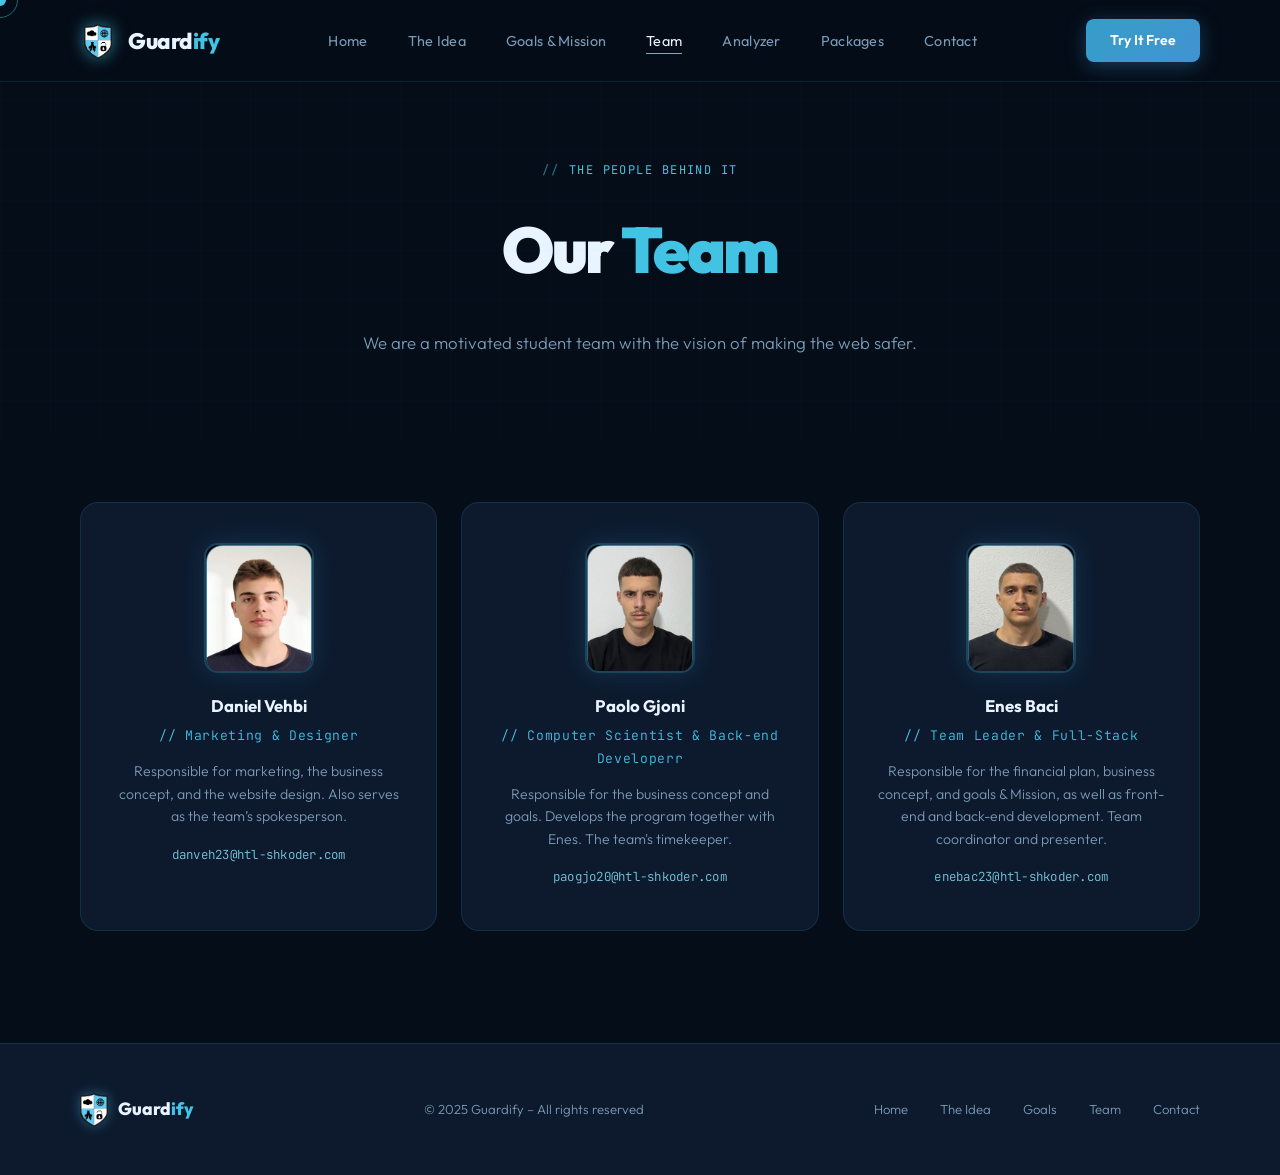
<file: Website/team.html>
<!DOCTYPE html>
<html lang="en">
<head>
  <meta charset="UTF-8">
  <meta name="viewport" content="width=device-width, initial-scale=1.0">
  <title>Guardify – Our Team</title>
  <link rel="stylesheet" href="style.css">
  
</head>
<body>
  <div class="cursor" id="cursor"></div>
  <div class="cursor-ring" id="cursorRing"></div>
<nav>
  <a href="index.html" class="nav-logo">
    <img src="Guardify_Logo.png" alt="Guardify Logo">
    <span>Guard<em>ify</em></span>
  </a>
    <ul>
    <li><a href="index.html" >Home</a></li>
    <li><a href="idea.html" >The Idea</a></li>
    <li><a href="goals.html" >Goals &amp; Mission</a></li>
    <li><a href="team.html" class="active">Team</a></li>
    <li><a href="analyzer.html" >Analyzer</a></li>
    <li><a href="packages.html" >Packages</a></li>
    <li><a href="contact.html" >Contact</a></li>
  </ul>
  <a href="analyzer.html" class="nav-cta">Try It Free</a>
  <button class="hamburger" id="hamburger" aria-label="Open Menu">
    <span></span>
    <span></span>
    <span></span>
  </button>
</nav>
<div class="mobile-menu" id="mobileMenu">
    <a href="index.html">Home</a>
    <a href="idea.html">The Idea</a>
    <a href="goals.html">Goals &amp; Mission</a>
    <a href="team.html" class="active">Team</a>
    <a href="analyzer.html">Analyzer</a>
    <a href="packages.html">Packages</a>
    <a href="contact.html">Contact</a>
</div>

<section class="page-hero">
  <div class="hero-grid" style="opacity:.5"></div>
  <div class="section-label" style="justify-content:center">The people behind it</div>
  <h1>Our <span class="accent">Team</span></h1>
  <p>We are a motivated student team with the vision of making the web safer.</p>
</section>
<div class="team-grid">
  <div class="team-card reveal">
    <div class="avatar-photo"><img src="[data-uri]" alt="Daniel Vehbi"></div>
    <h3>Daniel Vehbi</h3>
    <div class="team-role">// Marketing &amp; Designer</div>
    <p class="team-desc">Responsible for marketing, the business concept, and the website design. Also serves as the team’s spokesperson.</p>
    <a href="mailto:danveh23@htl-shkoder.com" class="team-contact">danveh23@htl-shkoder.com</a>
  </div>
  <div class="team-card reveal">
    <div class="avatar-photo"><img src="[data-uri]" alt="Paolo Gjoni"></div>
    <h3>Paolo Gjoni</h3>
    <div class="team-role">// Computer Scientist &amp; Back-end Developerr</div>
    <p class="team-desc">Responsible for the business concept and goals. Develops the program together with Enes. The team's timekeeper.</p>
    <a href="mailto:paogjo20@htl-shkoder.com" class="team-contact">paogjo20@htl-shkoder.com</a>
  </div>
  <div class="team-card reveal">
    <div class="avatar-photo"><img src="[data-uri]" alt="Enes Baci"></div>
    <h3>Enes Baci</h3>
    <div class="team-role">// Team Leader &amp; Full-Stack</div>
    <p class="team-desc">Responsible for the financial plan, business concept, and goals &amp; Mission, as well as front-end and back-end development. Team coordinator and presenter.</p>
     <a href="mailto:enebac23@htl-shkoder.com" class="team-contact">enebac23@htl-shkoder.com</a>
  </div>
</div>

<footer>
  <div class="footer-logo">
    <img src="Guardify_Logo.png" alt="Guardify Logo">
    <span>Guard<em>ify</em></span>
  </div>
  <div class="footer-copy">© 2025 Guardify – All rights reserved</div>
  <div class="footer-links">
    <a href="index.html">Home</a>
    <a href="idea.html">The Idea</a>
    <a href="goals.html">Goals</a>
    <a href="team.html">Team</a>
    <a href="contact.html">Contact</a>
  </div>
</footer>
  <script>
    const cursor = document.getElementById('cursor');
    const ring   = document.getElementById('cursorRing');
    let mx=0, my=0, rx=0, ry=0;
    document.addEventListener('mousemove', e => { mx=e.clientX; my=e.clientY; cursor.style.left=mx+'px'; cursor.style.top=my+'px'; });
    function animRing(){ rx+=(mx-rx)*.15; ry+=(my-ry)*.15; ring.style.left=rx+'px'; ring.style.top=ry+'px'; requestAnimationFrame(animRing); }
    animRing();
    const obs = new IntersectionObserver(entries => entries.forEach((e,i) => { if(e.isIntersecting) setTimeout(()=>e.target.classList.add('visible'), i*80); }), {threshold:.1});
    document.querySelectorAll('.reveal').forEach(el => obs.observe(el));

  // Hamburger Menu
  const hamburger = document.getElementById('hamburger');
  const mobileMenu = document.getElementById('mobileMenu');
  hamburger.addEventListener('click', () => {
    hamburger.classList.toggle('open');
    mobileMenu.classList.toggle('open');
  });
  // Close on link click
  mobileMenu.querySelectorAll('a').forEach(a => {
    a.addEventListener('click', () => {
      hamburger.classList.remove('open');
      mobileMenu.classList.remove('open');
    });
  });
  </script>
</body>
</html>
</file>
<file: Website/style.css>
/* ══════════════════════════════════════
   Guardify – style.css
   Common styles for ALL pages
   ══════════════════════════════════════ */

@import url('https://fonts.googleapis.com/css2?family=Outfit:wght@300;400;500;600;700;800;900&family=JetBrains+Mono:wght@300;400;500&display=swap');

/* ─────────────────────────────────────
   1. CSS Variables
───────────────────────────────────── */
:root {
  --c1: #43C3E4;
  --c2: #77C9DE;
  --c3: #4293D0;
  --c4: #359EC9;
  --c5: #246692;
  --bg: #050d18;
  --surface: #0d1a2e;
  --surface2: #0f2040;
  --text: #e8f4ff;
  --muted: #7a9ab5;
  --border: rgba(67, 195, 228, 0.12);
}

/* ─────────────────────────────────────
   2. Reset & Base
───────────────────────────────────── */
*, *::before, *::after {
  box-sizing: border-box;
  margin: 0;
  padding: 0;
}
html { scroll-behavior: smooth; }
body {
  background: var(--bg);
  color: var(--text);
  font-family: 'Outfit', sans-serif;
  font-weight: 300;
  line-height: 1.7;
  overflow-x: hidden;
  cursor: none;
}

/* ─────────────────────────────────────
   3. Custom Cursor
───────────────────────────────────── */
.cursor {
  position: fixed; width: 12px; height: 12px;
  background: var(--c1); border-radius: 50%;
  pointer-events: none; z-index: 9999;
  transform: translate(-50%, -50%);
  mix-blend-mode: screen;
}
.cursor-ring {
  position: fixed; width: 36px; height: 36px;
  border: 1.5px solid rgba(67, 195, 228, 0.5);
  border-radius: 50%; pointer-events: none; z-index: 9998;
  transform: translate(-50%, -50%);
  transition: left .15s ease, top .15s ease;
}

/* ─────────────────────────────────────
   4. Navigation
───────────────────────────────────── */
nav {
  position: fixed; top: 0; left: 0; right: 0; z-index: 500;
  display: flex; align-items: center; justify-content: space-between;
  padding: 1.2rem 5rem;
  background: rgba(5, 13, 24, 0.85);
  backdrop-filter: blur(16px);
  border-bottom: 1px solid var(--border);
}
.nav-logo {
  display: flex; align-items: center; gap: .75rem;
  text-decoration: none;
}
.nav-logo img {
  width: 36px; height: 36px; object-fit: contain;
  filter: drop-shadow(0 0 8px rgba(67, 195, 228, 0.6));
}
.nav-logo span {
  font-family: 'Outfit', sans-serif; font-weight: 800;
  font-size: 1.4rem; color: var(--text); letter-spacing: -.02em;
}
.nav-logo span em { color: var(--c1); font-style: normal; }
nav ul { list-style: none; display: flex; gap: 2.5rem; align-items: center; }
nav ul a {
  color: var(--muted); text-decoration: none;
  font-size: .9rem; font-weight: 400; letter-spacing: .02em;
  transition: color .2s; position: relative; padding-bottom: 2px;
}
nav ul a::after {
  content: ''; position: absolute; bottom: -2px; left: 0; right: 0;
  height: 1px; background: var(--c1);
  transform: scaleX(0); transition: transform .2s; transform-origin: left;
}
nav ul a:hover,
nav ul a.active { color: var(--text); }
nav ul a:hover::after,
nav ul a.active::after { transform: scaleX(1); }
.nav-cta {
  background: linear-gradient(135deg, var(--c4), var(--c3));
  color: #fff; padding: .6rem 1.5rem; border-radius: 8px;
  font-weight: 600; text-decoration: none; font-size: .88rem;
  box-shadow: 0 4px 20px rgba(66, 147, 208, 0.35);
  transition: box-shadow .2s, transform .2s; cursor: none;
}
.nav-cta:hover {
  box-shadow: 0 6px 28px rgba(66, 147, 208, 0.55);
  transform: translateY(-1px);
}

/* ─────────────────────────────────────
   5. Hero-Grid & Orbs
───────────────────────────────────── */
.hero-grid {
  position: absolute; inset: 0; z-index: 0;
  background-image:
    linear-gradient(rgba(67, 195, 228, 0.04) 1px, transparent 1px),
    linear-gradient(90deg, rgba(67, 195, 228, 0.04) 1px, transparent 1px);
  background-size: 50px 50px;
  animation: gridPulse 8s ease-in-out infinite;
}
.orb {
  position: absolute; border-radius: 50%;
  filter: blur(80px); pointer-events: none; z-index: 0;
  animation: orbFloat 10s ease-in-out infinite;
}
.orb1 {
  width: 500px; height: 500px;
  background: radial-gradient(circle, rgba(66, 147, 208, 0.18) 0%, transparent 70%);
  top: -100px; right: 0;
}
.orb2 {
  width: 350px; height: 350px;
  background: radial-gradient(circle, rgba(67, 195, 228, 0.12) 0%, transparent 70%);
  bottom: 50px; left: -50px; animation-delay: -4s;
}

/* ─────────────────────────────────────
   6.Reusable components
───────────────────────────────────── */
.section-label {
  font-family: 'JetBrains Mono', monospace;
  color: var(--c1); font-size: .75rem; letter-spacing: .12em;
  text-transform: uppercase; font-weight: 400; margin-bottom: 1rem;
  display: flex; align-items: center; gap: .6rem;
}
.section-label::before { content: '//'; opacity: .6; }

h2 {
  font-family: 'Outfit', sans-serif;
  font-size: clamp(1.8rem, 3.5vw, 2.8rem);
  font-weight: 800; line-height: 1.2; letter-spacing: -.03em;
}
.accent { color: var(--c1); }

.btn-main {
  background: linear-gradient(135deg, var(--c4) 0%, var(--c3) 100%);
  color: #fff; padding: .9rem 2.2rem; border-radius: 10px;
  font-weight: 600; font-size: 1rem; text-decoration: none;
  border: none; cursor: none; display: inline-block;
  box-shadow: 0 0 40px rgba(66, 147, 208, 0.4), 0 4px 16px rgba(0,0,0,.3);
  transition: transform .2s, box-shadow .2s;
}
.btn-main:hover {
  transform: translateY(-3px);
  box-shadow: 0 0 55px rgba(66, 147, 208, 0.6), 0 8px 24px rgba(0,0,0,.4);
}
.btn-ghost {
  border: 1px solid var(--border); color: var(--text);
  padding: .9rem 2.2rem; border-radius: 10px;
  font-size: 1rem; text-decoration: none; font-weight: 400;
  display: inline-block;
  transition: border-color .2s, background .2s; cursor: none;
}
.btn-ghost:hover {
  border-color: rgba(67, 195, 228, 0.35);
  background: rgba(67, 195, 228, 0.05);
}

/* ─────────────────────────────────────
   7. Page Hero 
───────────────────────────────────── */
.page-hero {
  padding: 10rem 5rem 5rem;
  text-align: center; position: relative; overflow: hidden;
}
.page-hero h1 {
  font-family: 'Outfit', sans-serif;
  font-size: clamp(2.5rem, 5vw, 4rem);
  font-weight: 900; letter-spacing: -.04em;
}
.page-hero p {
  color: var(--muted); max-width: 600px;
  margin: 1.5rem auto 0; font-size: 1.05rem;
}

/* ─────────────────────────────────────
   8. Cards
───────────────────────────────────── */
.idea-grid {
  padding: 4rem 5rem 7rem;
  display: grid; grid-template-columns: repeat(auto-fit, minmax(280px, 1fr));
  gap: 1.5rem;
}
.idea-card {
  background: var(--surface); border: 1px solid var(--border);
  border-radius: 18px; padding: 2.2rem;
  transition: border-color .3s, transform .3s, box-shadow .3s;
  position: relative; overflow: hidden;
}
.idea-card::before {
  content: ''; position: absolute; top: 0; left: 0; right: 0; height: 2px;
  background: linear-gradient(90deg, transparent, var(--c4), transparent);
  opacity: 0; transition: opacity .3s;
}
.idea-card:hover {
  border-color: rgba(67, 195, 228, 0.3);
  transform: translateY(-5px);
  box-shadow: 0 20px 60px rgba(0,0,0,.3);
}
.idea-card:hover::before { opacity: 1; }
.card-num {
  font-family: 'JetBrains Mono', monospace;
  font-size: .72rem; color: var(--c1); letter-spacing: .1em; margin-bottom: 1rem; opacity: .7;
}
.card-icon { font-size: 2rem; margin-bottom: 1rem; }
.idea-card h3 { font-family: 'Outfit', sans-serif; font-weight: 700; font-size: 1.1rem; margin-bottom: .6rem; }
.idea-card p { color: var(--muted); font-size: .9rem; line-height: 1.65; }
.card-solution {
  margin-top: 1.2rem; padding: .8rem 1rem;
  background: rgba(67, 195, 228, 0.06);
  border: 1px solid rgba(67, 195, 228, 0.15); border-radius: 8px;
  font-size: .83rem; color: var(--c2);
  display: flex; align-items: flex-start; gap: .6rem;
}
.card-solution::before { content: '→'; flex-shrink: 0; }

/* ─────────────────────────────────────
   9. Goals & Mission
───────────────────────────────────── */
.goals-layout { padding: 4rem 5rem 5rem; }
.mission-box {
  background: linear-gradient(135deg, var(--surface2) 0%, rgba(36, 102, 146, 0.2) 100%);
  border: 1px solid rgba(67, 195, 228, 0.2); border-radius: 20px;
  padding: 3rem 4rem; margin-bottom: 4rem;
  position: relative; overflow: hidden;
}
.mission-box::after {
  content: '"'; position: absolute; right: 3rem; top: -1rem;
  font-size: 12rem; font-weight: 900; color: rgba(67, 195, 228, 0.04);
  font-family: 'Outfit', sans-serif; line-height: 1;
}
.mission-box h3 {
  font-family: 'JetBrains Mono', monospace; color: var(--c1);
  font-size: .75rem; letter-spacing: .1em; text-transform: uppercase; margin-bottom: 1rem;
}
.mission-box p { font-size: 1.25rem; font-weight: 300; line-height: 1.8; max-width: 700px; }
.goals-grid {
  display: grid; grid-template-columns: repeat(auto-fit, minmax(260px, 1fr)); gap: 1.5rem;
}
.goal-item {
  display: flex; gap: 1.2rem; background: var(--surface);
  border: 1px solid var(--border); border-radius: 14px; padding: 1.8rem;
  transition: border-color .25s, transform .25s;
}
.goal-item:hover { border-color: rgba(67, 195, 228, 0.25); transform: translateX(4px); }
.goal-num {
  font-family: 'JetBrains Mono', monospace; font-size: 1.5rem;
  font-weight: 500; color: rgba(67, 195, 228, 0.25); line-height: 1;
  flex-shrink: 0; min-width: 2rem;
}
.goal-item h4 { font-weight: 600; font-size: .98rem; margin-bottom: .4rem; }
.goal-item p { color: var(--muted); font-size: .88rem; line-height: 1.6; }

/* Roadmap */
.roadmap { padding: 3rem 5rem 5rem; }
.timeline { position: relative; padding-left: 2rem; margin-top: 2.5rem; }
.timeline::before {
  content: ''; position: absolute; left: 0; top: 0; bottom: 0;
  width: 1px; background: linear-gradient(to bottom, var(--c4), transparent);
}
.t-item { position: relative; padding: 0 0 3rem 2.5rem; }
.t-item::before {
  content: ''; position: absolute; left: -5px; top: 4px;
  width: 10px; height: 10px; border-radius: 50%;
  background: var(--c4); box-shadow: 0 0 12px rgba(66, 147, 208, 0.6);
}
.t-phase {
  font-family: 'JetBrains Mono', monospace; font-size: .72rem;
  color: var(--c1); letter-spacing: .1em; text-transform: uppercase; margin-bottom: .4rem;
}
.t-item h4 { font-weight: 700; font-size: 1.05rem; margin-bottom: .5rem; }
.t-item p { color: var(--muted); font-size: .9rem; max-width: 500px; }
.t-status {
  display: inline-block; margin-top: .8rem;
  padding: .2rem .7rem; border-radius: 100px; font-size: .75rem; font-weight: 500;
}
.t-status.active { background: rgba(67,195,228,0.15); color: var(--c1); border: 1px solid rgba(67,195,228,0.3); }
.t-status.planned { background: rgba(255,255,255,0.05); color: var(--muted); border: 1px solid var(--border); }

/* ─────────────────────────────────────
   10. Team
───────────────────────────────────── */
.team-grid {
  padding: 4rem 5rem 7rem;
  display: grid; grid-template-columns: repeat(auto-fit, minmax(240px, 1fr)); gap: 1.5rem;
}
.team-card {
  background: var(--surface); border: 1px solid var(--border);
  border-radius: 18px; padding: 2.5rem 2rem; text-align: center;
  transition: border-color .3s, transform .3s;
}
.team-card:hover { border-color: rgba(67, 195, 228, 0.3); transform: translateY(-4px); }
.avatar {
  width: 80px; height: 80px; border-radius: 50%;
  background: linear-gradient(135deg, var(--c5), var(--c3));
  display: flex; align-items: center; justify-content: center;
  font-size: 1.8rem; margin: 0 auto 1.2rem;
  border: 2px solid rgba(67, 195, 228, 0.2);
}
.avatar-photo {
  width: 110px; height: 130px;
  border-radius: 14px; overflow: hidden;
  margin: 0 auto 1.2rem;
  border: 2px solid rgba(67, 195, 228, 0.25);
  box-shadow: 0 0 24px rgba(67, 195, 228, 0.15);
  transition: box-shadow .3s, border-color .3s;
}
.team-card:hover .avatar-photo {
  border-color: rgba(67, 195, 228, 0.5);
  box-shadow: 0 0 36px rgba(67, 195, 228, 0.3);
}
.avatar-photo img { width: 100%; height: 100%; object-fit: cover; object-position: top; }
.team-card h3 { font-weight: 700; font-size: 1.05rem; margin-bottom: .3rem; }
.team-role { color: var(--c1); font-size: .82rem; font-family: 'JetBrains Mono', monospace; letter-spacing: .05em; }
.team-desc { color: var(--muted); font-size: .88rem; margin-top: .8rem; line-height: 1.6; }
.team-contact {
  display: inline-block; margin-top: 1rem;
  color: var(--c2); font-size: .78rem;
  font-family: 'JetBrains Mono', monospace;
  text-decoration: none; letter-spacing: .02em;
  transition: color .2s;
}
.team-contact:hover { color: var(--c1); }

/* ─────────────────────────────────────
   11. Contact
───────────────────────────────────── */
.contact-layout {
  padding: 4rem 5rem 7rem;
  display: grid; grid-template-columns: 1fr 1fr; gap: 5rem; align-items: start;
}
.contact-info p { color: var(--muted); margin-top: 1rem; line-height: 1.8; }
.contact-items { margin-top: 2.5rem; display: flex; flex-direction: column; gap: 1rem; }
.contact-item {
  display: flex; align-items: center; gap: 1rem;
  padding: 1rem 1.5rem; background: var(--surface);
  border: 1px solid var(--border); border-radius: 10px;
}
.contact-item span:first-child { font-size: 1.2rem; }
.ci-label { font-size: .78rem; color: var(--muted); display: block; }
.ci-val { font-size: .95rem; font-weight: 500; }
.contact-form { display: flex; flex-direction: column; gap: 1rem; }
.form-group { display: flex; flex-direction: column; gap: .4rem; }
.form-group label { font-size: .82rem; color: var(--muted); letter-spacing: .04em; }
.form-group input,
.form-group textarea {
  background: var(--surface); border: 1px solid var(--border); border-radius: 8px;
  padding: .85rem 1rem; color: var(--text);
  font-family: 'Outfit', sans-serif; font-size: .9rem;
  transition: border-color .2s, box-shadow .2s; outline: none; resize: vertical;
}
.form-group input:focus,
.form-group textarea:focus {
  border-color: rgba(67, 195, 228, 0.4);
  box-shadow: 0 0 0 3px rgba(67, 195, 228, 0.08);
}
.form-group textarea { min-height: 130px; }
.form-submit {
  background: linear-gradient(135deg, var(--c4), var(--c3));
  color: #fff; padding: .9rem; border-radius: 10px; border: none;
  font-family: 'Outfit', sans-serif; font-size: 1rem; font-weight: 600;
  cursor: pointer; margin-top: .5rem;
  box-shadow: 0 4px 20px rgba(66, 147, 208, 0.35);
  transition: transform .2s, box-shadow .2s;
}
.form-submit:hover { transform: translateY(-2px); box-shadow: 0 8px 30px rgba(66, 147, 208, 0.5); }

/* ─────────────────────────────────────
   12. Footer
───────────────────────────────────── */
footer {
  background: var(--surface); border-top: 1px solid var(--border);
  padding: 3rem 5rem;
  display: flex; justify-content: space-between; align-items: center;
}
.footer-logo { display: flex; align-items: center; gap: .6rem; }
.footer-logo img { width: 28px; filter: drop-shadow(0 0 6px rgba(67,195,228,0.4)); }
.footer-logo span { font-weight: 800; font-size: 1.1rem; }
.footer-logo span em { color: var(--c1); font-style: normal; }
.footer-copy { color: var(--muted); font-size: .82rem; }
.footer-links { display: flex; gap: 2rem; }
.footer-links a { color: var(--muted); text-decoration: none; font-size: .82rem; transition: color .2s; }
.footer-links a:hover { color: var(--c1); }

/* ─────────────────────────────────────
   13. Animations
───────────────────────────────────── */
.reveal {
  opacity: 0; transform: translateY(24px);
  transition: opacity .7s ease, transform .7s ease;
}
.reveal.visible { opacity: 1; transform: translateY(0); }

@keyframes gridPulse { 0%, 100% { opacity: .5; } 50% { opacity: 1; } }
@keyframes orbFloat { 0%, 100% { transform: translateY(0) scale(1); } 50% { transform: translateY(-30px) scale(1.05); } }
@keyframes fadeUp { from { opacity: 0; transform: translateY(28px); } to { opacity: 1; transform: translateY(0); } }
@keyframes spinRing { from { transform: rotate(0deg); } to { transform: rotate(360deg); } }
@keyframes blink { 0%, 100% { opacity: 1; } 50% { opacity: .2; } }
@keyframes scrollLine {
  0%   { transform: scaleY(0); transform-origin: top; }
  50%  { transform: scaleY(1); transform-origin: top; }
  51%  { transform: scaleY(1); transform-origin: bottom; }
  100% { transform: scaleY(0); transform-origin: bottom; }
}
@keyframes floatShield { 0%, 100% { transform: translateY(-50%); } 50% { transform: translateY(calc(-50% - 15px)); } }

/* ─────────────────────────────────────
   14. Responsive (Mobile)
───────────────────────────────────── */
/* ── Hamburger Button── */
.hamburger {
  display: none;
  flex-direction: column; justify-content: center; gap: 5px;
  width: 40px; height: 40px;
  background: none; border: none; cursor: pointer; padding: 6px;
  z-index: 600;
}
.hamburger span {
  display: block; height: 2px; border-radius: 2px;
  background: var(--text);
  transition: transform 0.3s ease, opacity 0.3s ease, width 0.3s ease;
  transform-origin: center;
}
/* X-Animation when open */
.hamburger.open span:nth-child(1) { transform: translateY(7px) rotate(45deg); }
.hamburger.open span:nth-child(2) { opacity: 0; width: 0; }
.hamburger.open span:nth-child(3) { transform: translateY(-7px) rotate(-45deg); }

/* Mobile Dropdown Menu */
.mobile-menu {
  display: none;
  position: fixed; top: 65px; left: 0; right: 0; z-index: 490;
  background: rgba(5, 13, 24, 0.97);
  backdrop-filter: blur(20px);
  border-bottom: 1px solid var(--border);
  padding: 1.5rem 2rem 2rem;
  flex-direction: column; gap: 0;
  transform: translateY(-10px);
  opacity: 0;
  transition: transform 0.3s ease, opacity 0.3s ease;
  pointer-events: none;
}
.mobile-menu.open {
  display: flex;
  transform: translateY(0);
  opacity: 1;
  pointer-events: all;
}
.mobile-menu a {
  color: var(--muted); text-decoration: none;
  font-size: 1.1rem; font-weight: 400;
  padding: 1rem 0;
  border-bottom: 1px solid var(--border);
  transition: color 0.2s, padding-left 0.2s;
  display: flex; align-items: center; justify-content: space-between;
}
.mobile-menu a:last-child { border-bottom: none; }
.mobile-menu a:hover,
.mobile-menu a.active { color: var(--c1); padding-left: 0.5rem; }
.mobile-menu a::after { content: '→'; font-size: 0.9rem; opacity: 0; transition: opacity 0.2s; }
.mobile-menu a:hover::after,
.mobile-menu a.active::after { opacity: 1; }

@media (max-width: 900px) {
  nav { padding: 1rem 1.5rem; }
  nav ul { display: none; }
  nav .nav-cta { display: none; }
  .hamburger { display: flex; }
  .page-hero { padding: 8rem 1.5rem 3rem; }
  .idea-grid,
  .team-grid { padding: 2rem 1.5rem 4rem; }
  .goals-layout,
  .roadmap { padding: 2rem 1.5rem; }
  .mission-box { padding: 2rem 1.5rem; }
  .contact-layout { grid-template-columns: 1fr; padding: 2rem 1.5rem 4rem; gap: 3rem; }
  footer { flex-direction: column; gap: 1.5rem; text-align: center; padding: 2rem 1.5rem; }
  .footer-links { flex-wrap: wrap; justify-content: center; }
}
</file>
